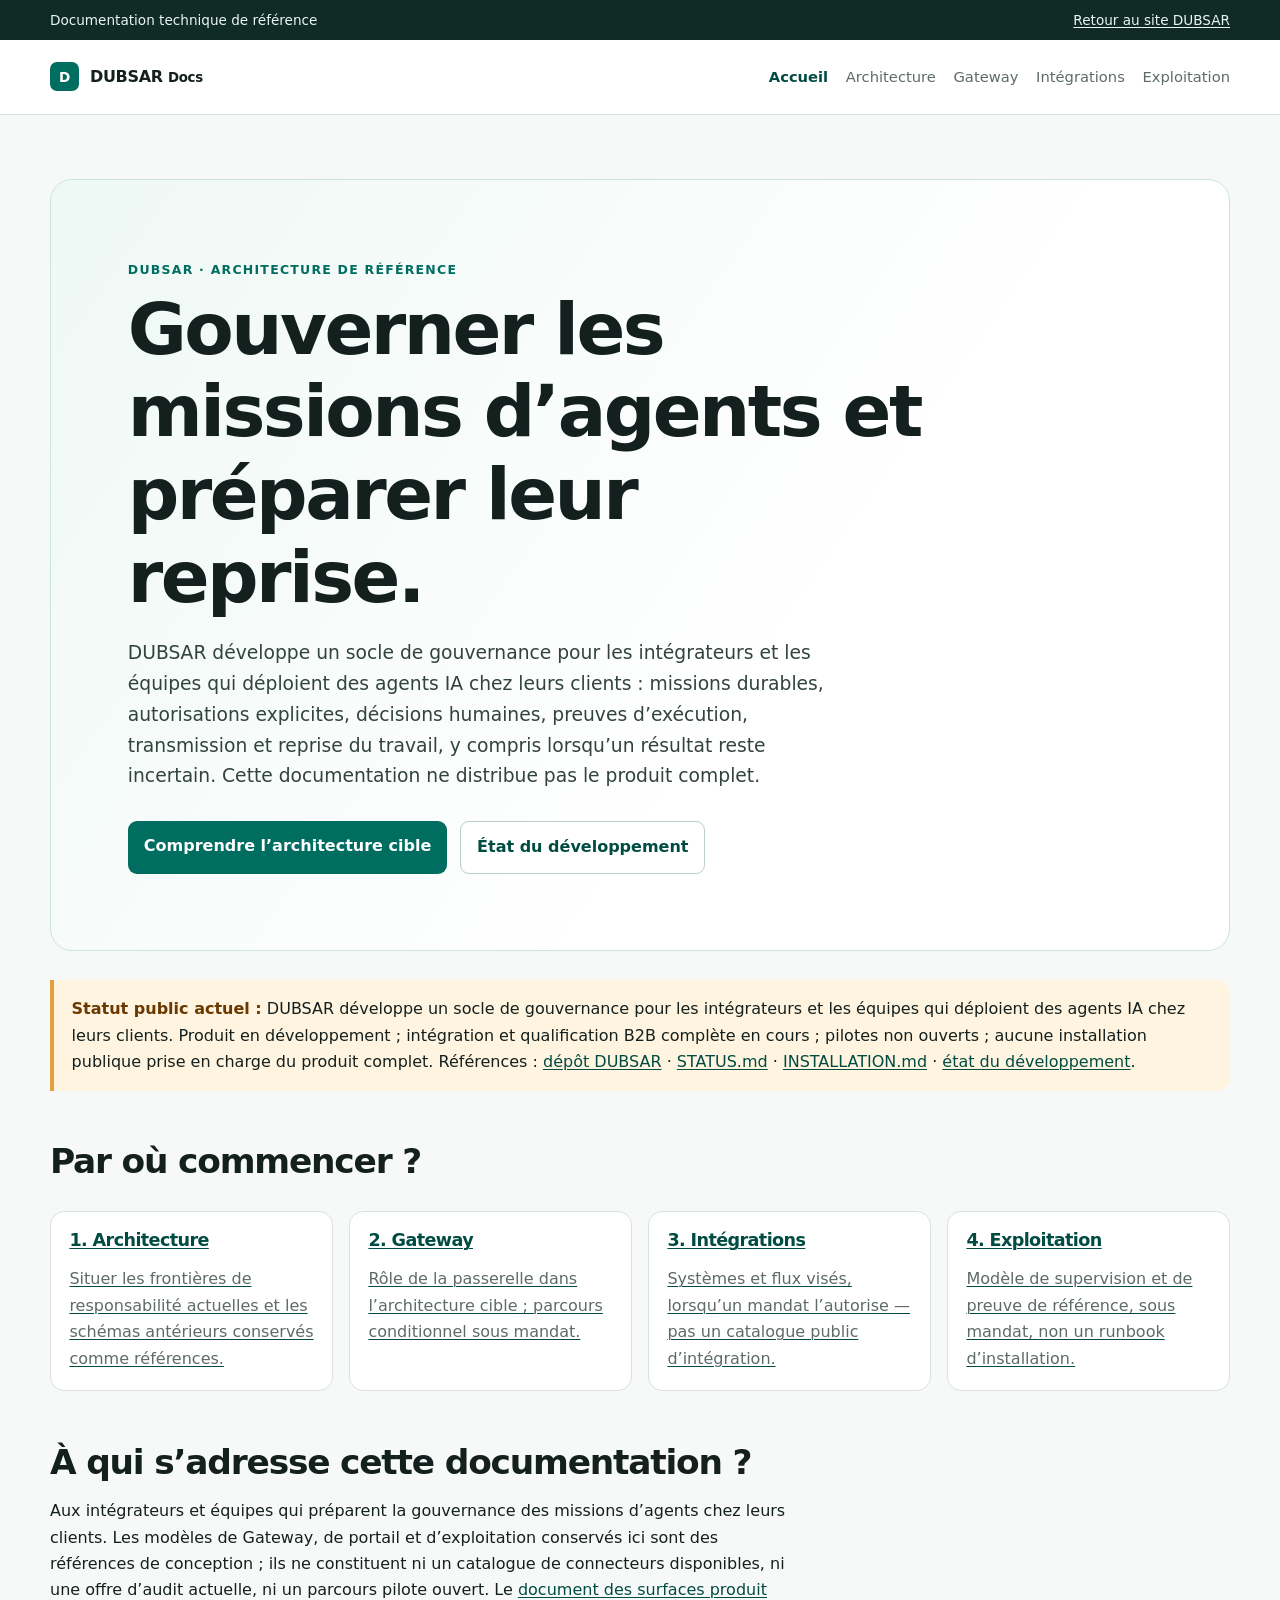
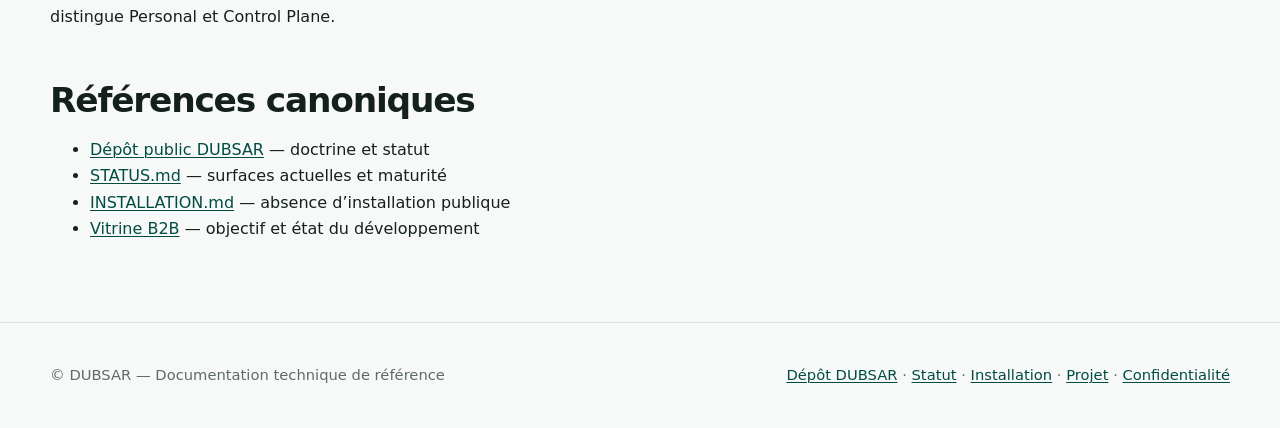
<file: index.html>
<!doctype html>
<html lang="fr">
  <head>
    <meta charset="utf-8" />
    <meta name="viewport" content="width=device-width, initial-scale=1" />
    <meta name="description" content="Documentation de référence DUBSAR pour les intégrateurs : missions durables, autorisations, décisions humaines et preuves. Produit en développement." />
    <meta property="og:title" content="Documentation technique — DUBSAR" />
    <meta property="og:description" content="Socle de gouvernance B2B en développement. Qualification complète en cours ; pilotes non ouverts." />
    <title>Documentation technique — DUBSAR</title>
    <link rel="stylesheet" href="assets/style.css" />
  </head>
  <body data-page="home">
    <div class="topbar"><div class="shell"><span>Documentation technique de référence</span><a href="https://dubsar.ai/fr/">Retour au site DUBSAR</a></div></div>
    <header><div class="shell header-inner"><a class="brand" href="index.html"><span class="brand-mark">D</span><span>DUBSAR <small>Docs</small></span></a><nav aria-label="Documentation"><a data-page-link="home" href="index.html">Accueil</a><a data-page-link="architecture" href="architecture.html">Architecture</a><a data-page-link="gateway" href="gateway.html">Gateway</a><a data-page-link="integrations" href="integrations.html">Intégrations</a><a data-page-link="operations" href="operations.html">Exploitation</a></nav></div></header>
    <main class="shell">
      <section class="hero">
        <span class="eyebrow">DUBSAR · architecture de référence</span>
        <h1>Gouverner les missions d’agents et préparer leur reprise.</h1>
        <p class="lead">DUBSAR développe un socle de gouvernance pour les intégrateurs et les équipes qui déploient des agents IA chez leurs clients : missions durables, autorisations explicites, décisions humaines, preuves d’exécution, transmission et reprise du travail, y compris lorsqu’un résultat reste incertain. Cette documentation ne distribue pas le produit complet.</p>
        <div class="actions"><a class="button" href="architecture.html">Comprendre l’architecture cible</a><a class="button secondary" href="https://dubsar.ai/fr/#maturite">État du développement</a></div>
      </section>

      <div class="notice" role="status"><strong>Statut public actuel :</strong> DUBSAR développe un socle de gouvernance pour les intégrateurs et les équipes qui déploient des agents IA chez leurs clients. Produit en développement ; intégration et qualification B2B complète en cours ; pilotes non ouverts ; aucune installation publique prise en charge du produit complet. Références : <a href="https://github.com/kotnisofiane-bit/DUBSAR">dépôt DUBSAR</a> · <a href="https://github.com/kotnisofiane-bit/DUBSAR/blob/main/STATUS.md">STATUS.md</a> · <a href="https://github.com/kotnisofiane-bit/DUBSAR/blob/main/INSTALLATION.md">INSTALLATION.md</a> · <a href="https://dubsar.ai/fr/#maturite">état du développement</a>.</div>

      <h2>Par où commencer ?</h2>
      <div class="cards">
        <a class="card" href="architecture.html"><h3>1. Architecture</h3><p>Situer les frontières de responsabilité actuelles et les schémas antérieurs conservés comme références.</p></a>
        <a class="card" href="gateway.html"><h3>2. Gateway</h3><p>Rôle de la passerelle dans l’architecture cible ; parcours conditionnel sous mandat.</p></a>
        <a class="card" href="integrations.html"><h3>3. Intégrations</h3><p>Systèmes et flux visés, lorsqu’un mandat l’autorise — pas un catalogue public d’intégration.</p></a>
        <a class="card" href="operations.html"><h3>4. Exploitation</h3><p>Modèle de supervision et de preuve de référence, sous mandat, non un runbook d’installation.</p></a>
      </div>

      <h2>À qui s’adresse cette documentation ?</h2>
      <p>Aux intégrateurs et équipes qui préparent la gouvernance des missions d’agents chez leurs clients. Les modèles de Gateway, de portail et d’exploitation conservés ici sont des références de conception ; ils ne constituent ni un catalogue de connecteurs disponibles, ni une offre d’audit actuelle, ni un parcours pilote ouvert. Le <a href="https://github.com/kotnisofiane-bit/DUBSAR/blob/main/PRODUCT_SURFACES.md">document des surfaces produit</a> distingue Personal et Control Plane.</p>

      <h2>Références canoniques</h2>
      <ul>
        <li><a href="https://github.com/kotnisofiane-bit/DUBSAR">Dépôt public DUBSAR</a> — doctrine et statut</li>
        <li><a href="https://github.com/kotnisofiane-bit/DUBSAR/blob/main/STATUS.md">STATUS.md</a> — surfaces actuelles et maturité</li>
        <li><a href="https://github.com/kotnisofiane-bit/DUBSAR/blob/main/INSTALLATION.md">INSTALLATION.md</a> — absence d’installation publique</li>
        <li><a href="https://dubsar.ai/fr/">Vitrine B2B</a> — objectif et état du développement</li>
      </ul>
    </main>
    <footer><div class="shell"><span>© DUBSAR — Documentation technique de référence</span><span><a href="https://github.com/kotnisofiane-bit/DUBSAR">Dépôt DUBSAR</a> · <a href="https://github.com/kotnisofiane-bit/DUBSAR/blob/main/STATUS.md">Statut</a> · <a href="https://github.com/kotnisofiane-bit/DUBSAR/blob/main/INSTALLATION.md">Installation</a> · <a href="https://dubsar.ai/fr/">Projet</a> · <a href="https://dubsar.ai/fr/privacy/">Confidentialité</a></span></div></footer>
    <script src="assets/site.js"></script>
  </body>
</html>
</file>
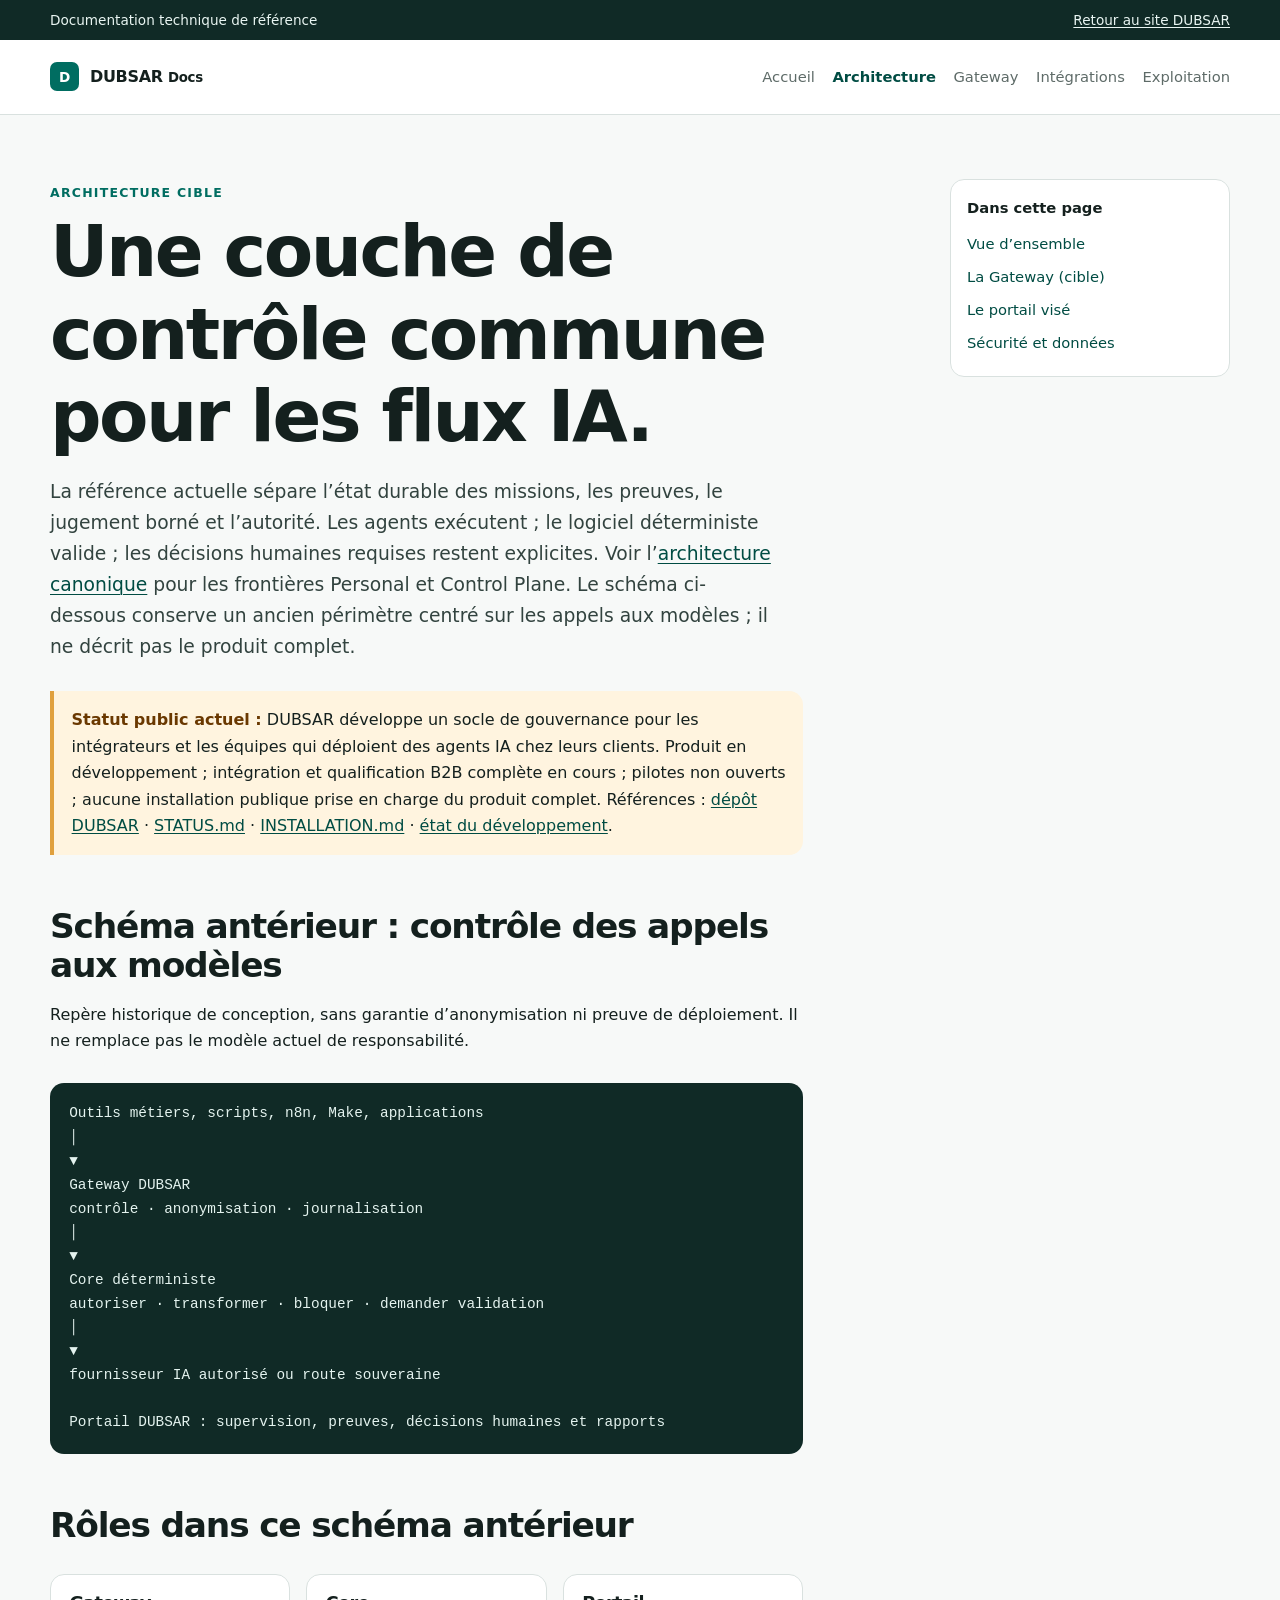
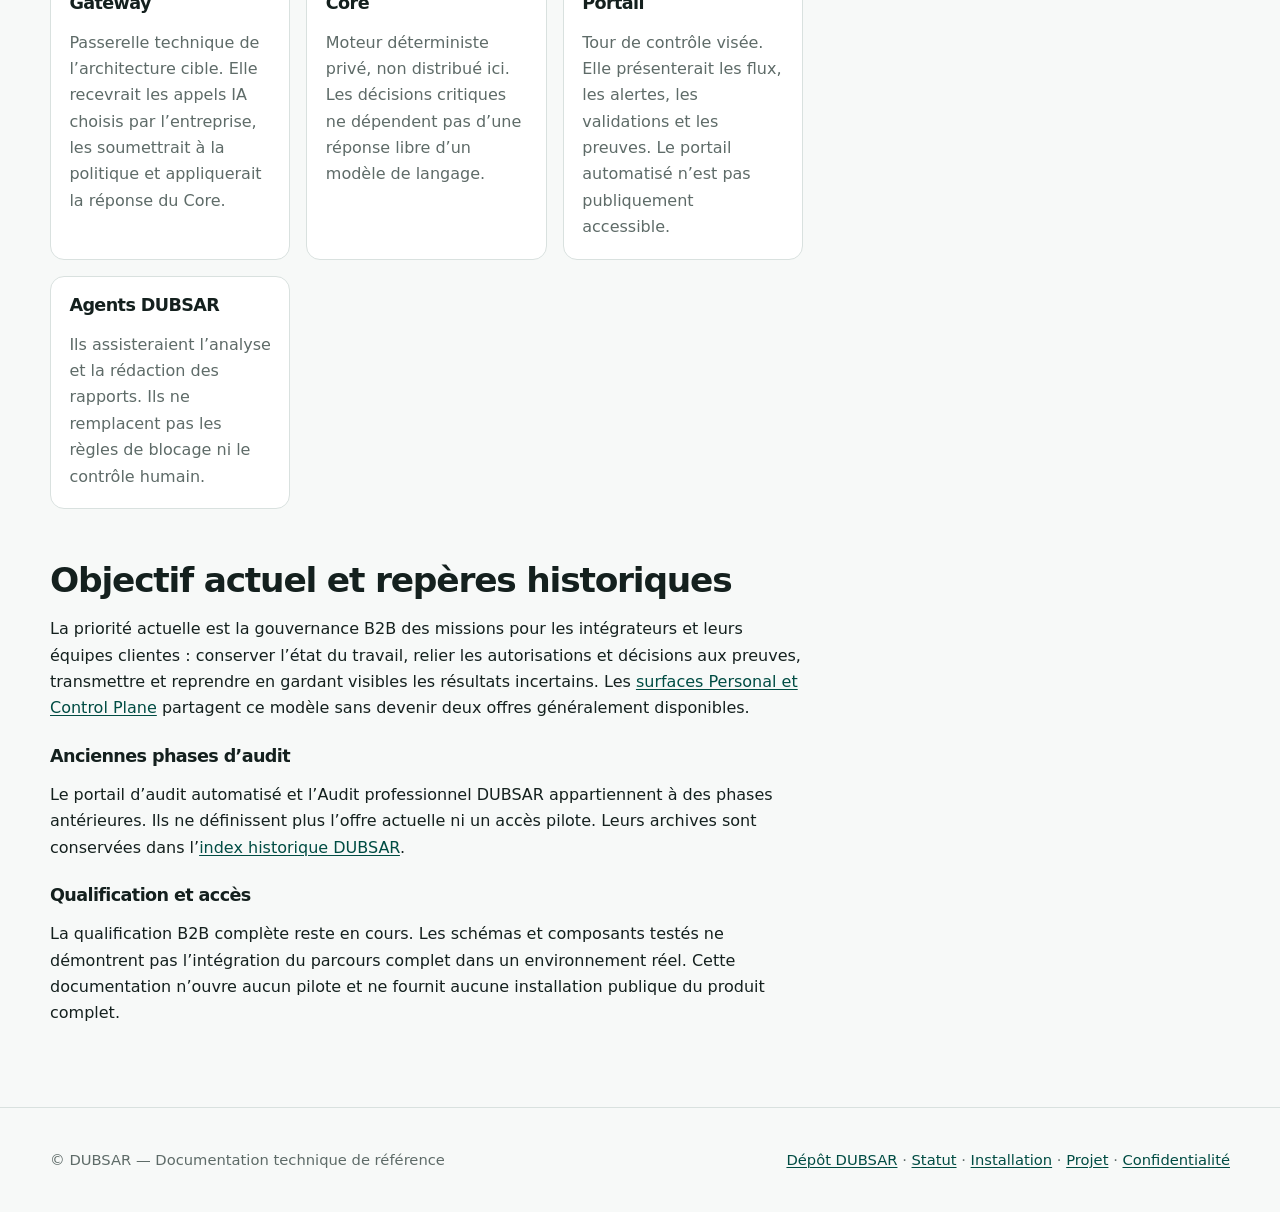
<file: architecture.html>
<!doctype html>
<html lang="fr">
  <head>
    <meta charset="utf-8" />
    <meta name="viewport" content="width=device-width, initial-scale=1" />
    <meta name="description" content="Architecture cible DUBSAR : portail, Gateway, Core et fournisseurs IA. Documentation de référence, pas une installation publique." />
    <title>Architecture — DUBSAR Docs</title>
    <link rel="stylesheet" href="assets/style.css" />
  </head>
  <body data-page="architecture">
    <div class="topbar"><div class="shell"><span>Documentation technique de référence</span><a href="https://dubsar.ai/fr/">Retour au site DUBSAR</a></div></div>
    <header><div class="shell header-inner"><a class="brand" href="index.html"><span class="brand-mark">D</span><span>DUBSAR <small>Docs</small></span></a><nav aria-label="Documentation"><a data-page-link="home" href="index.html">Accueil</a><a data-page-link="architecture" href="architecture.html">Architecture</a><a data-page-link="gateway" href="gateway.html">Gateway</a><a data-page-link="integrations" href="integrations.html">Intégrations</a><a data-page-link="operations" href="operations.html">Exploitation</a></nav></div></header>
    <main class="shell grid"><article class="content">
      <span class="eyebrow">Architecture cible</span>
      <h1>Une couche de contrôle commune pour les flux IA.</h1>
      <p class="lead">La référence actuelle sépare l’état durable des missions, les preuves, le jugement borné et l’autorité. Les agents exécutent ; le logiciel déterministe valide ; les décisions humaines requises restent explicites. Voir l’<a href="https://github.com/kotnisofiane-bit/DUBSAR/blob/main/ARCHITECTURE.md">architecture canonique</a> pour les frontières Personal et Control Plane. Le schéma ci-dessous conserve un ancien périmètre centré sur les appels aux modèles ; il ne décrit pas le produit complet.</p>
      <div class="notice" role="status"><strong>Statut public actuel :</strong> DUBSAR développe un socle de gouvernance pour les intégrateurs et les équipes qui déploient des agents IA chez leurs clients. Produit en développement ; intégration et qualification B2B complète en cours ; pilotes non ouverts ; aucune installation publique prise en charge du produit complet. Références : <a href="https://github.com/kotnisofiane-bit/DUBSAR">dépôt DUBSAR</a> · <a href="https://github.com/kotnisofiane-bit/DUBSAR/blob/main/STATUS.md">STATUS.md</a> · <a href="https://github.com/kotnisofiane-bit/DUBSAR/blob/main/INSTALLATION.md">INSTALLATION.md</a> · <a href="https://dubsar.ai/fr/#maturite">état du développement</a>.</div>
      <h2>Schéma antérieur : contrôle des appels aux modèles</h2>
      <p>Repère historique de conception, sans garantie d’anonymisation ni preuve de déploiement. Il ne remplace pas le modèle actuel de responsabilité.</p>
      <div class="diagram">Outils métiers, scripts, n8n, Make, applications<br>                    │<br>                    ▼<br>              Gateway DUBSAR<br>     contrôle · anonymisation · journalisation<br>                    │<br>                    ▼<br>              Core déterministe<br>     autoriser · transformer · bloquer · demander validation<br>                    │<br>                    ▼<br>     fournisseur IA autorisé ou route souveraine<br><br>Portail DUBSAR : supervision, preuves, décisions humaines et rapports</div>
      <h2>Rôles dans ce schéma antérieur</h2>
      <div class="cards"><div class="card"><h3>Gateway</h3><p>Passerelle technique de l’architecture cible. Elle recevrait les appels IA choisis par l’entreprise, les soumettrait à la politique et appliquerait la réponse du Core.</p></div><div class="card"><h3>Core</h3><p>Moteur déterministe privé, non distribué ici. Les décisions critiques ne dépendent pas d’une réponse libre d’un modèle de langage.</p></div><div class="card"><h3>Portail</h3><p>Tour de contrôle visée. Elle présenterait les flux, les alertes, les validations et les preuves. Le portail automatisé n’est pas publiquement accessible.</p></div><div class="card"><h3>Agents DUBSAR</h3><p>Ils assisteraient l’analyse et la rédaction des rapports. Ils ne remplacent pas les règles de blocage ni le contrôle humain.</p></div></div>
      <h2>Objectif actuel et repères historiques</h2>
      <p>La priorité actuelle est la gouvernance B2B des missions pour les intégrateurs et leurs équipes clientes : conserver l’état du travail, relier les autorisations et décisions aux preuves, transmettre et reprendre en gardant visibles les résultats incertains. Les <a href="https://github.com/kotnisofiane-bit/DUBSAR/blob/main/PRODUCT_SURFACES.md">surfaces Personal et Control Plane</a> partagent ce modèle sans devenir deux offres généralement disponibles.</p>
      <h3>Anciennes phases d’audit</h3>
      <p>Le portail d’audit automatisé et l’Audit professionnel DUBSAR appartiennent à des phases antérieures. Ils ne définissent plus l’offre actuelle ni un accès pilote. Leurs archives sont conservées dans l’<a href="https://github.com/kotnisofiane-bit/DUBSAR/blob/main/LEGACY.md">index historique DUBSAR</a>.</p>
      <h3>Qualification et accès</h3>
      <p>La qualification B2B complète reste en cours. Les schémas et composants testés ne démontrent pas l’intégration du parcours complet dans un environnement réel. Cette documentation n’ouvre aucun pilote et ne fournit aucune installation publique du produit complet.</p>
    </article><aside class="sidebar"><b>Dans cette page</b><a href="#">Vue d’ensemble</a><a href="gateway.html">La Gateway (cible)</a><a href="portal.html">Le portail visé</a><a href="securite.html">Sécurité et données</a></aside></main>
    <footer><div class="shell"><span>© DUBSAR — Documentation technique de référence</span><span><a href="https://github.com/kotnisofiane-bit/DUBSAR">Dépôt DUBSAR</a> · <a href="https://github.com/kotnisofiane-bit/DUBSAR/blob/main/STATUS.md">Statut</a> · <a href="https://github.com/kotnisofiane-bit/DUBSAR/blob/main/INSTALLATION.md">Installation</a> · <a href="https://dubsar.ai/fr/">Projet</a> · <a href="https://dubsar.ai/fr/privacy/">Confidentialité</a></span></div></footer>
    <script src="assets/site.js"></script>
  </body>
</html>
</file>
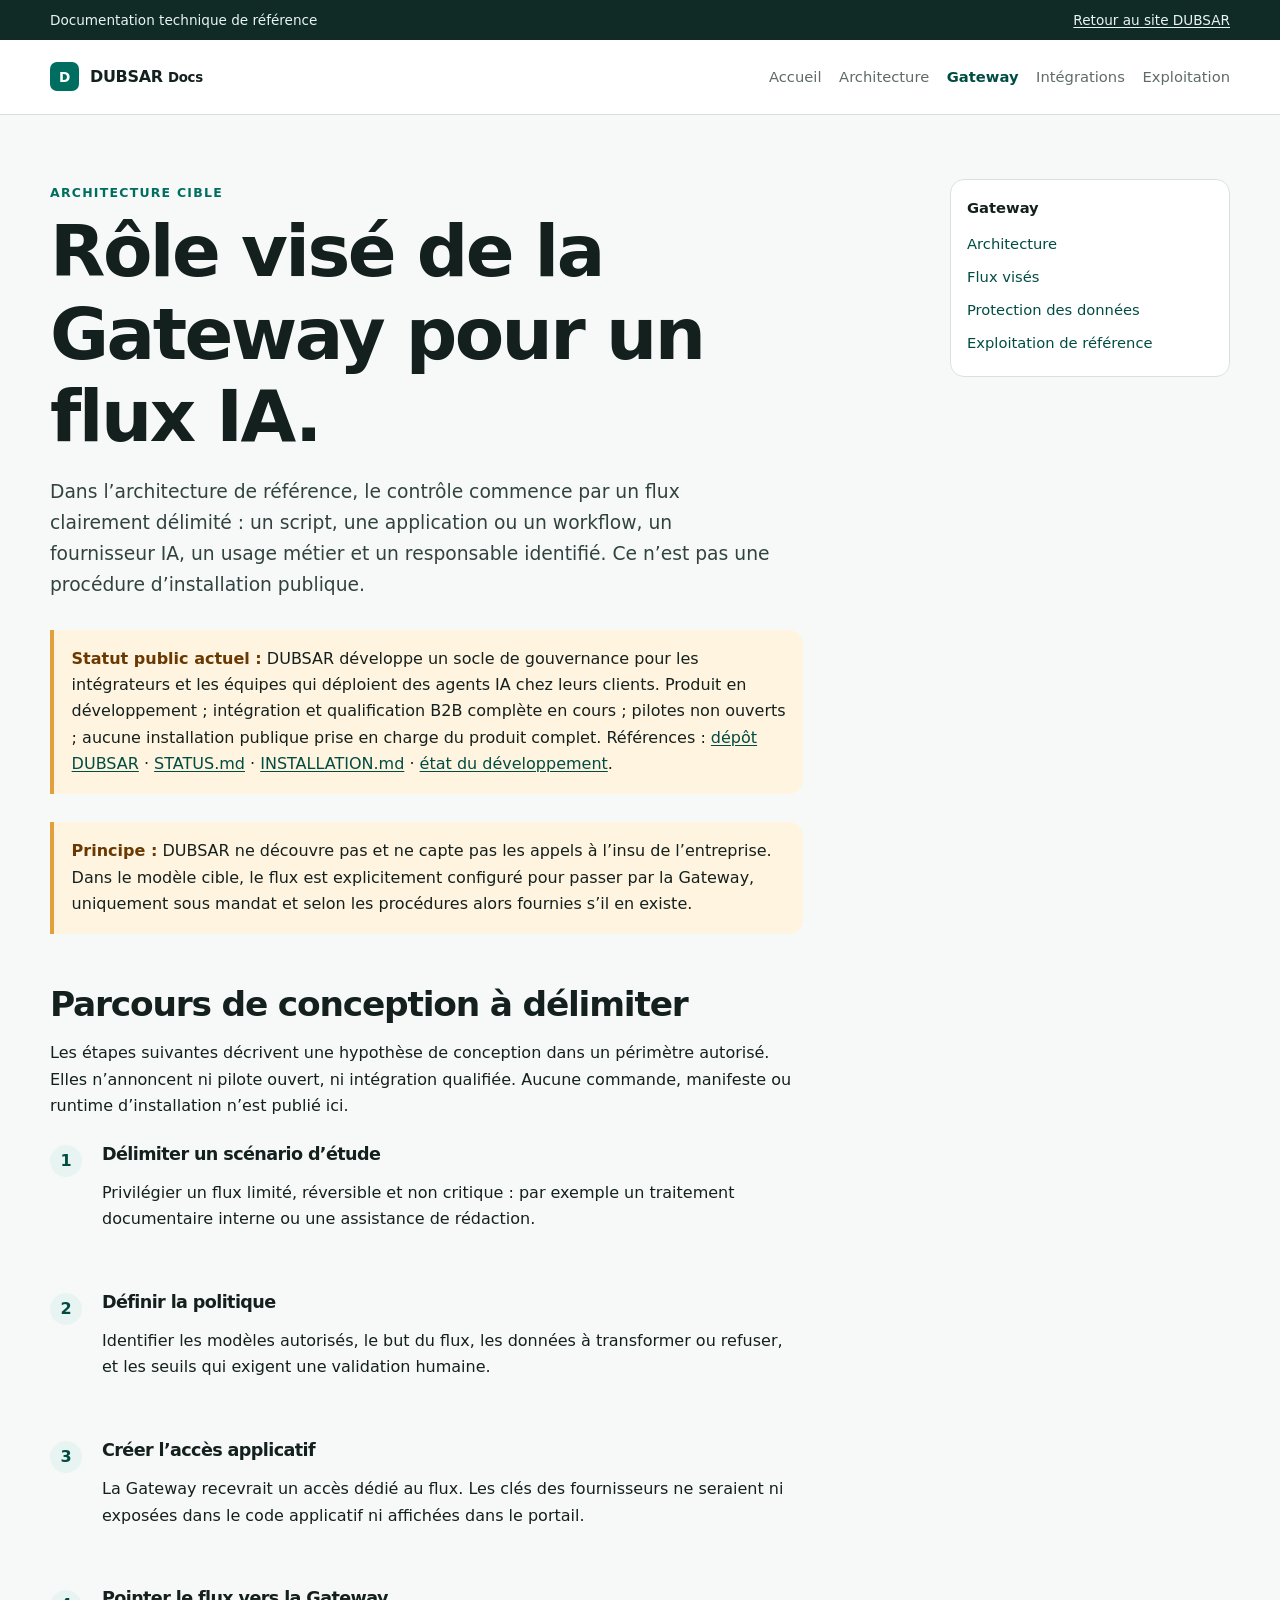
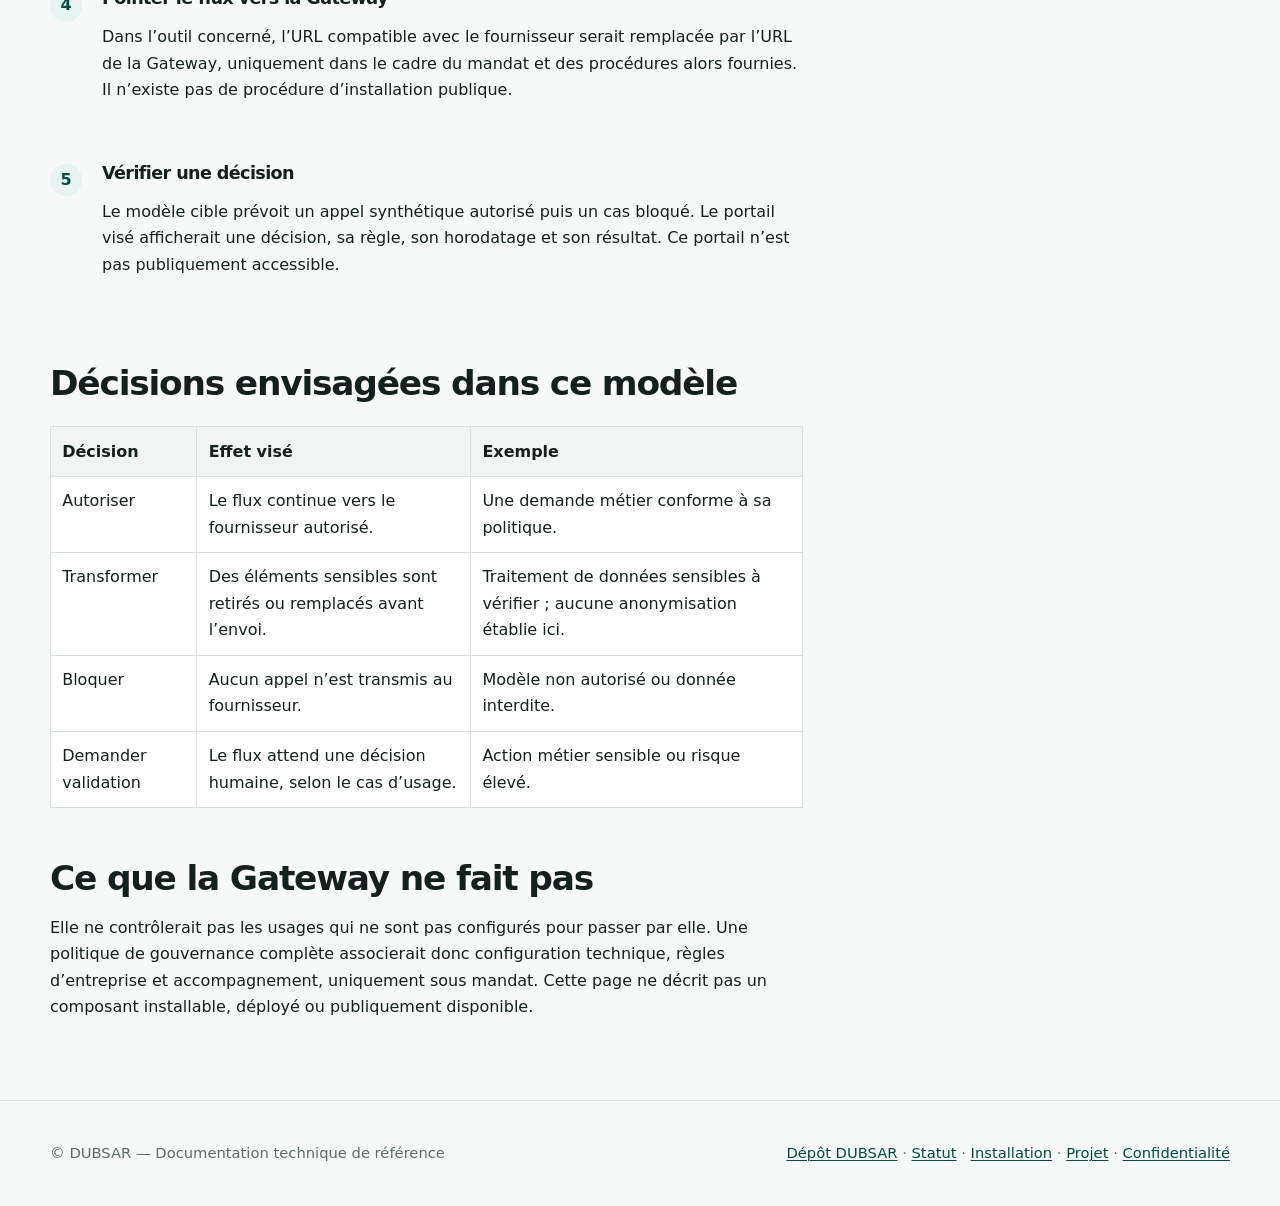
<file: gateway.html>
<!doctype html>
<html lang="fr">
  <head>
    <meta charset="utf-8" />
    <meta name="viewport" content="width=device-width, initial-scale=1" />
    <meta name="description" content="Gateway DUBSAR : architecture cible et parcours conditionnel sous mandat. Aucune installation publique prise en charge." />
    <title>Gateway — DUBSAR Docs</title>
    <link rel="stylesheet" href="assets/style.css" />
  </head>
  <body data-page="gateway">
    <div class="topbar"><div class="shell"><span>Documentation technique de référence</span><a href="https://dubsar.ai/fr/">Retour au site DUBSAR</a></div></div>
    <header><div class="shell header-inner"><a class="brand" href="index.html"><span class="brand-mark">D</span><span>DUBSAR <small>Docs</small></span></a><nav aria-label="Documentation"><a data-page-link="home" href="index.html">Accueil</a><a data-page-link="architecture" href="architecture.html">Architecture</a><a data-page-link="gateway" href="gateway.html">Gateway</a><a data-page-link="integrations" href="integrations.html">Intégrations</a><a data-page-link="operations" href="operations.html">Exploitation</a></nav></div></header>
    <main class="shell grid"><article class="content">
      <span class="eyebrow">Architecture cible</span>
      <h1>Rôle visé de la Gateway pour un flux IA.</h1>
      <p class="lead">Dans l’architecture de référence, le contrôle commence par un flux clairement délimité : un script, une application ou un workflow, un fournisseur IA, un usage métier et un responsable identifié. Ce n’est pas une procédure d’installation publique.</p>
      <div class="notice" role="status"><strong>Statut public actuel :</strong> DUBSAR développe un socle de gouvernance pour les intégrateurs et les équipes qui déploient des agents IA chez leurs clients. Produit en développement ; intégration et qualification B2B complète en cours ; pilotes non ouverts ; aucune installation publique prise en charge du produit complet. Références : <a href="https://github.com/kotnisofiane-bit/DUBSAR">dépôt DUBSAR</a> · <a href="https://github.com/kotnisofiane-bit/DUBSAR/blob/main/STATUS.md">STATUS.md</a> · <a href="https://github.com/kotnisofiane-bit/DUBSAR/blob/main/INSTALLATION.md">INSTALLATION.md</a> · <a href="https://dubsar.ai/fr/#maturite">état du développement</a>.</div>
      <div class="notice"><strong>Principe :</strong> DUBSAR ne découvre pas et ne capte pas les appels à l’insu de l’entreprise. Dans le modèle cible, le flux est explicitement configuré pour passer par la Gateway, uniquement sous mandat et selon les procédures alors fournies s’il en existe.</div>
      <h2>Parcours de conception à délimiter</h2>
      <p>Les étapes suivantes décrivent une hypothèse de conception dans un périmètre autorisé. Elles n’annoncent ni pilote ouvert, ni intégration qualifiée. Aucune commande, manifeste ou runtime d’installation n’est publié ici.</p>
      <ol class="steps"><li><h3>Délimiter un scénario d’étude</h3><p>Privilégier un flux limité, réversible et non critique : par exemple un traitement documentaire interne ou une assistance de rédaction.</p></li><li><h3>Définir la politique</h3><p>Identifier les modèles autorisés, le but du flux, les données à transformer ou refuser, et les seuils qui exigent une validation humaine.</p></li><li><h3>Créer l’accès applicatif</h3><p>La Gateway recevrait un accès dédié au flux. Les clés des fournisseurs ne seraient ni exposées dans le code applicatif ni affichées dans le portail.</p></li><li><h3>Pointer le flux vers la Gateway</h3><p>Dans l’outil concerné, l’URL compatible avec le fournisseur serait remplacée par l’URL de la Gateway, uniquement dans le cadre du mandat et des procédures alors fournies. Il n’existe pas de procédure d’installation publique.</p></li><li><h3>Vérifier une décision</h3><p>Le modèle cible prévoit un appel synthétique autorisé puis un cas bloqué. Le portail visé afficherait une décision, sa règle, son horodatage et son résultat. Ce portail n’est pas publiquement accessible.</p></li></ol>
      <h2>Décisions envisagées dans ce modèle</h2>
      <table><thead><tr><th>Décision</th><th>Effet visé</th><th>Exemple</th></tr></thead><tbody><tr><td>Autoriser</td><td>Le flux continue vers le fournisseur autorisé.</td><td>Une demande métier conforme à sa politique.</td></tr><tr><td>Transformer</td><td>Des éléments sensibles sont retirés ou remplacés avant l’envoi.</td><td>Traitement de données sensibles à vérifier ; aucune anonymisation établie ici.</td></tr><tr><td>Bloquer</td><td>Aucun appel n’est transmis au fournisseur.</td><td>Modèle non autorisé ou donnée interdite.</td></tr><tr><td>Demander validation</td><td>Le flux attend une décision humaine, selon le cas d’usage.</td><td>Action métier sensible ou risque élevé.</td></tr></tbody></table>
      <h2>Ce que la Gateway ne fait pas</h2>
      <p>Elle ne contrôlerait pas les usages qui ne sont pas configurés pour passer par elle. Une politique de gouvernance complète associerait donc configuration technique, règles d’entreprise et accompagnement, uniquement sous mandat. Cette page ne décrit pas un composant installable, déployé ou publiquement disponible.</p>
    </article><aside class="sidebar"><b>Gateway</b><a href="architecture.html">Architecture</a><a href="integrations.html">Flux visés</a><a href="securite.html">Protection des données</a><a href="operations.html">Exploitation de référence</a></aside></main>
    <footer><div class="shell"><span>© DUBSAR — Documentation technique de référence</span><span><a href="https://github.com/kotnisofiane-bit/DUBSAR">Dépôt DUBSAR</a> · <a href="https://github.com/kotnisofiane-bit/DUBSAR/blob/main/STATUS.md">Statut</a> · <a href="https://github.com/kotnisofiane-bit/DUBSAR/blob/main/INSTALLATION.md">Installation</a> · <a href="https://dubsar.ai/fr/">Projet</a> · <a href="https://dubsar.ai/fr/privacy/">Confidentialité</a></span></div></footer>
    <script src="assets/site.js"></script>
  </body>
</html>
</file>
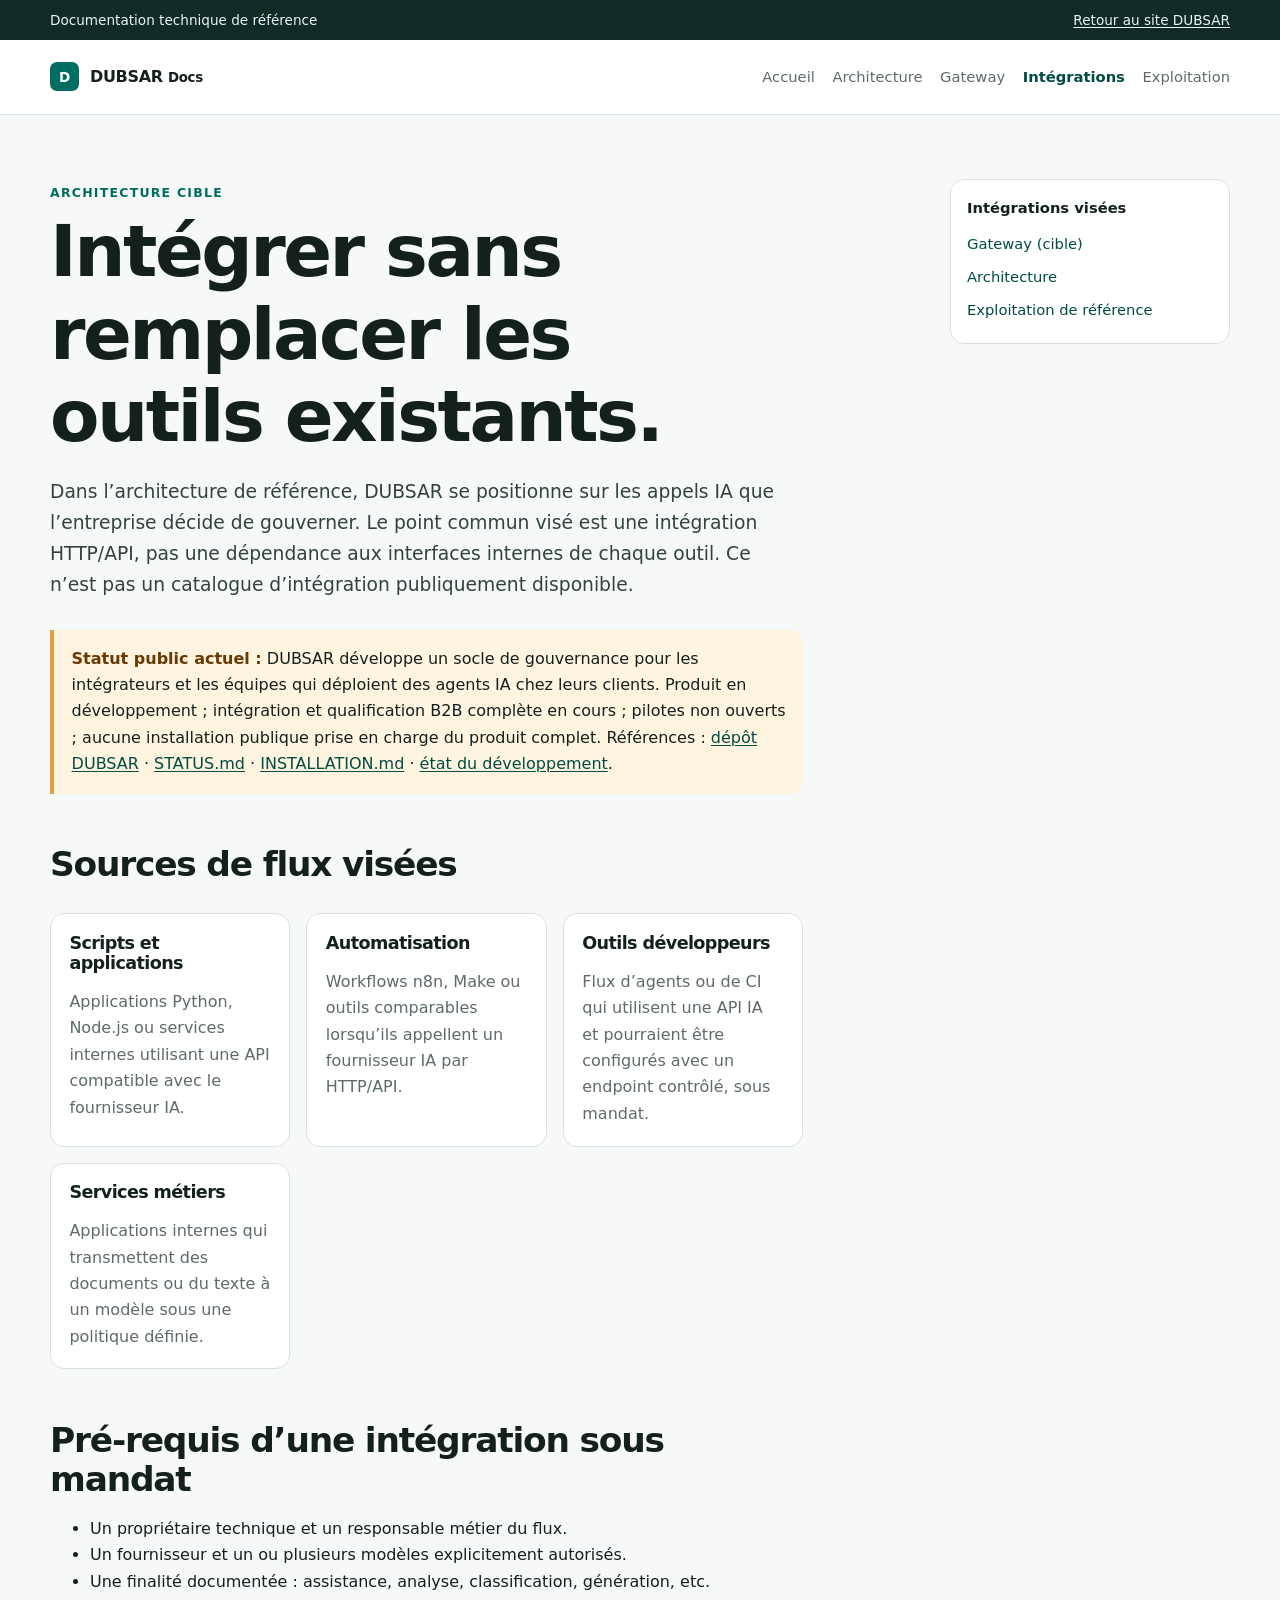
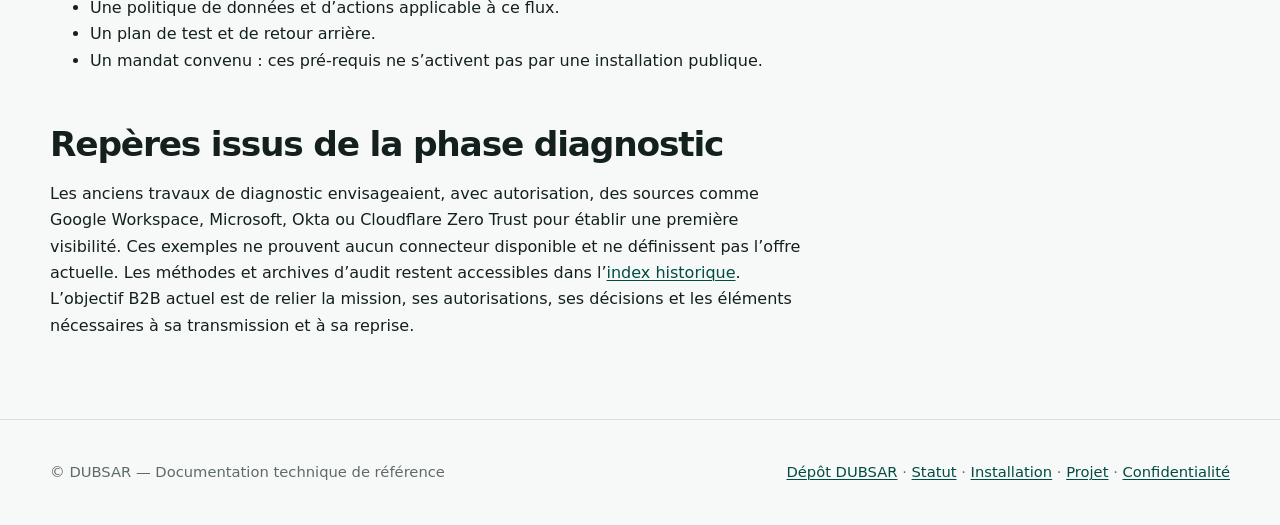
<file: integrations.html>
<!doctype html>
<html lang="fr">
  <head>
    <meta charset="utf-8" />
    <meta name="viewport" content="width=device-width, initial-scale=1" />
    <meta name="description" content="Intégrations visées DUBSAR : flux API, scripts et automatisation sous mandat. Pas un parcours d’intégration public." />
    <title>Intégrations — DUBSAR Docs</title>
    <link rel="stylesheet" href="assets/style.css" />
  </head>
  <body data-page="integrations">
    <div class="topbar"><div class="shell"><span>Documentation technique de référence</span><a href="https://dubsar.ai/fr/">Retour au site DUBSAR</a></div></div>
    <header><div class="shell header-inner"><a class="brand" href="index.html"><span class="brand-mark">D</span><span>DUBSAR <small>Docs</small></span></a><nav aria-label="Documentation"><a data-page-link="home" href="index.html">Accueil</a><a data-page-link="architecture" href="architecture.html">Architecture</a><a data-page-link="gateway" href="gateway.html">Gateway</a><a data-page-link="integrations" href="integrations.html">Intégrations</a><a data-page-link="operations" href="operations.html">Exploitation</a></nav></div></header>
    <main class="shell grid"><article class="content">
      <span class="eyebrow">Architecture cible</span>
      <h1>Intégrer sans remplacer les outils existants.</h1>
      <p class="lead">Dans l’architecture de référence, DUBSAR se positionne sur les appels IA que l’entreprise décide de gouverner. Le point commun visé est une intégration HTTP/API, pas une dépendance aux interfaces internes de chaque outil. Ce n’est pas un catalogue d’intégration publiquement disponible.</p>
      <div class="notice" role="status"><strong>Statut public actuel :</strong> DUBSAR développe un socle de gouvernance pour les intégrateurs et les équipes qui déploient des agents IA chez leurs clients. Produit en développement ; intégration et qualification B2B complète en cours ; pilotes non ouverts ; aucune installation publique prise en charge du produit complet. Références : <a href="https://github.com/kotnisofiane-bit/DUBSAR">dépôt DUBSAR</a> · <a href="https://github.com/kotnisofiane-bit/DUBSAR/blob/main/STATUS.md">STATUS.md</a> · <a href="https://github.com/kotnisofiane-bit/DUBSAR/blob/main/INSTALLATION.md">INSTALLATION.md</a> · <a href="https://dubsar.ai/fr/#maturite">état du développement</a>.</div>
      <h2>Sources de flux visées</h2>
      <div class="cards"><div class="card"><h3>Scripts et applications</h3><p>Applications Python, Node.js ou services internes utilisant une API compatible avec le fournisseur IA.</p></div><div class="card"><h3>Automatisation</h3><p>Workflows n8n, Make ou outils comparables lorsqu’ils appellent un fournisseur IA par HTTP/API.</p></div><div class="card"><h3>Outils développeurs</h3><p>Flux d’agents ou de CI qui utilisent une API IA et pourraient être configurés avec un endpoint contrôlé, sous mandat.</p></div><div class="card"><h3>Services métiers</h3><p>Applications internes qui transmettent des documents ou du texte à un modèle sous une politique définie.</p></div></div>
      <h2>Pré-requis d’une intégration sous mandat</h2>
      <ul><li>Un propriétaire technique et un responsable métier du flux.</li><li>Un fournisseur et un ou plusieurs modèles explicitement autorisés.</li><li>Une finalité documentée : assistance, analyse, classification, génération, etc.</li><li>Une politique de données et d’actions applicable à ce flux.</li><li>Un plan de test et de retour arrière.</li><li>Un mandat convenu : ces pré-requis ne s’activent pas par une installation publique.</li></ul>
      <h2>Repères issus de la phase diagnostic</h2>
      <p>Les anciens travaux de diagnostic envisageaient, avec autorisation, des sources comme Google Workspace, Microsoft, Okta ou Cloudflare Zero Trust pour établir une première visibilité. Ces exemples ne prouvent aucun connecteur disponible et ne définissent pas l’offre actuelle. Les méthodes et archives d’audit restent accessibles dans l’<a href="https://github.com/kotnisofiane-bit/DUBSAR/blob/main/LEGACY.md">index historique</a>. L’objectif B2B actuel est de relier la mission, ses autorisations, ses décisions et les éléments nécessaires à sa transmission et à sa reprise.</p>
    </article><aside class="sidebar"><b>Intégrations visées</b><a href="gateway.html">Gateway (cible)</a><a href="architecture.html">Architecture</a><a href="operations.html">Exploitation de référence</a></aside></main>
    <footer><div class="shell"><span>© DUBSAR — Documentation technique de référence</span><span><a href="https://github.com/kotnisofiane-bit/DUBSAR">Dépôt DUBSAR</a> · <a href="https://github.com/kotnisofiane-bit/DUBSAR/blob/main/STATUS.md">Statut</a> · <a href="https://github.com/kotnisofiane-bit/DUBSAR/blob/main/INSTALLATION.md">Installation</a> · <a href="https://dubsar.ai/fr/">Projet</a> · <a href="https://dubsar.ai/fr/privacy/">Confidentialité</a></span></div></footer>
    <script src="assets/site.js"></script>
  </body>
</html>
</file>
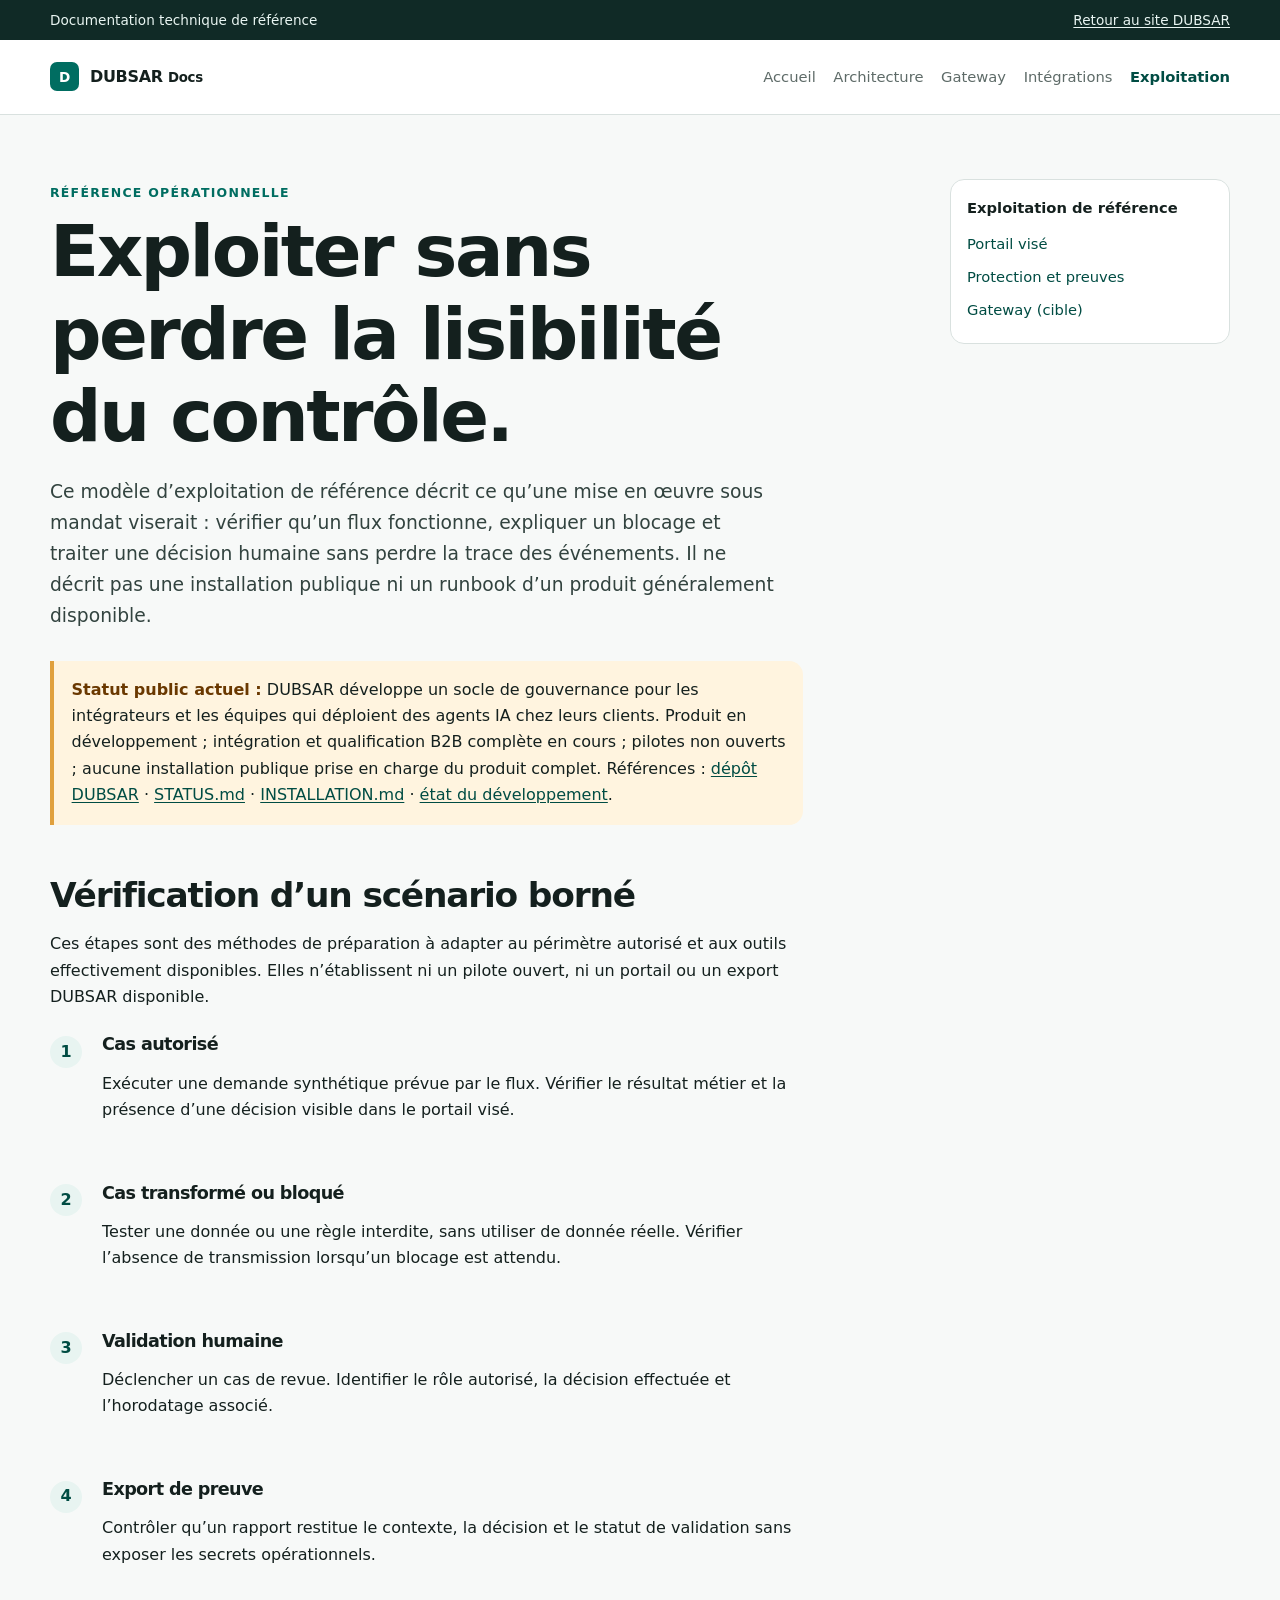
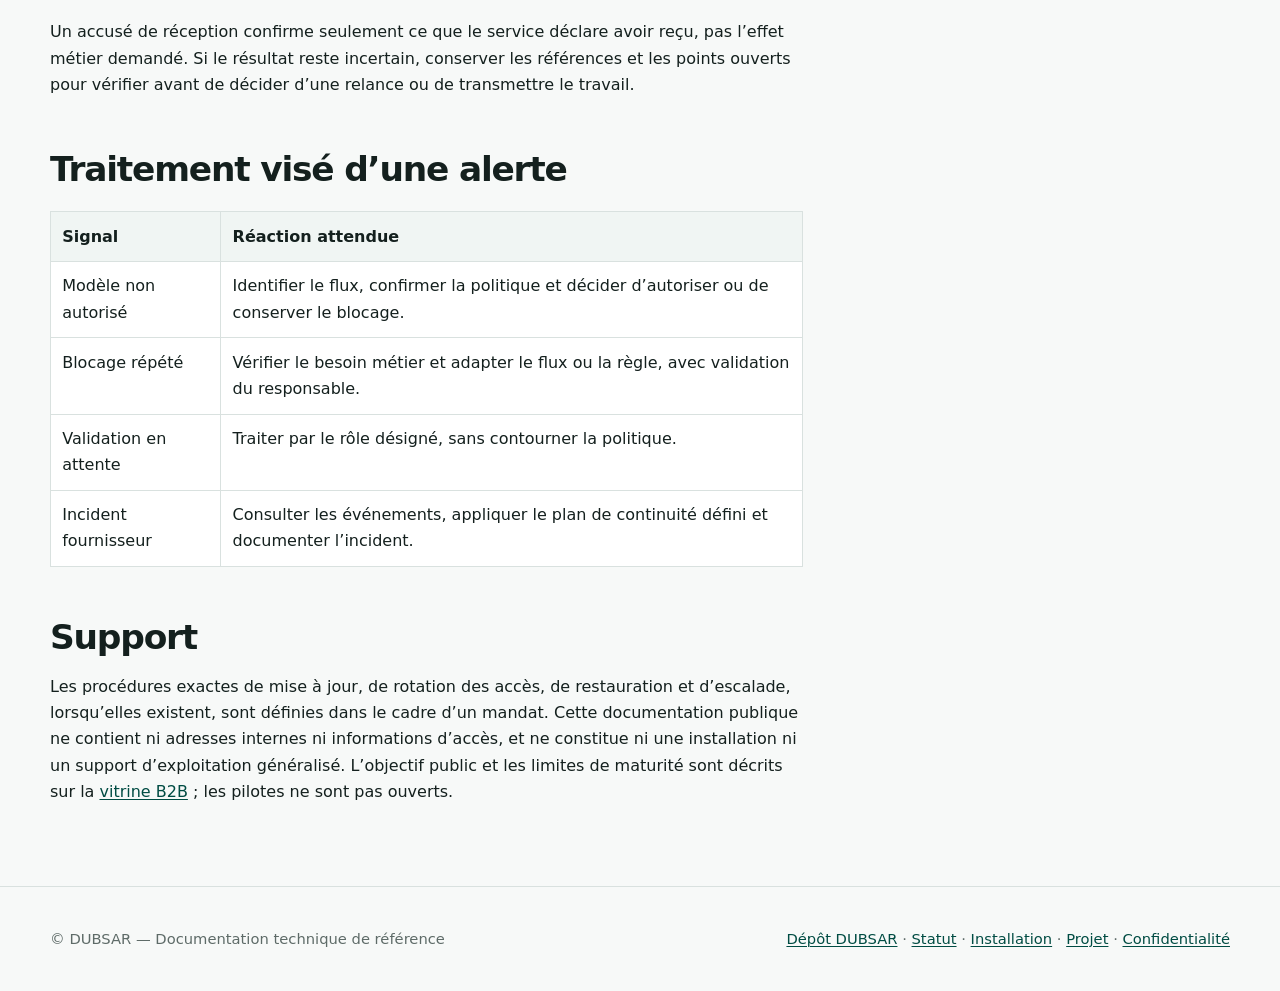
<file: operations.html>
<!doctype html>
<html lang="fr">
  <head>
    <meta charset="utf-8" />
    <meta name="viewport" content="width=device-width, initial-scale=1" />
    <meta name="description" content="Exploitation de référence DUBSAR : vérifications, alertes et preuves sous mandat. Pas un runbook d’installation publique." />
    <title>Exploitation — DUBSAR Docs</title>
    <link rel="stylesheet" href="assets/style.css" />
  </head>
  <body data-page="operations">
    <div class="topbar"><div class="shell"><span>Documentation technique de référence</span><a href="https://dubsar.ai/fr/">Retour au site DUBSAR</a></div></div>
    <header><div class="shell header-inner"><a class="brand" href="index.html"><span class="brand-mark">D</span><span>DUBSAR <small>Docs</small></span></a><nav aria-label="Documentation"><a data-page-link="home" href="index.html">Accueil</a><a data-page-link="architecture" href="architecture.html">Architecture</a><a data-page-link="gateway" href="gateway.html">Gateway</a><a data-page-link="integrations" href="integrations.html">Intégrations</a><a data-page-link="operations" href="operations.html">Exploitation</a></nav></div></header>
    <main class="shell grid"><article class="content">
      <span class="eyebrow">Référence opérationnelle</span>
      <h1>Exploiter sans perdre la lisibilité du contrôle.</h1>
      <p class="lead">Ce modèle d’exploitation de référence décrit ce qu’une mise en œuvre sous mandat viserait : vérifier qu’un flux fonctionne, expliquer un blocage et traiter une décision humaine sans perdre la trace des événements. Il ne décrit pas une installation publique ni un runbook d’un produit généralement disponible.</p>
      <div class="notice" role="status"><strong>Statut public actuel :</strong> DUBSAR développe un socle de gouvernance pour les intégrateurs et les équipes qui déploient des agents IA chez leurs clients. Produit en développement ; intégration et qualification B2B complète en cours ; pilotes non ouverts ; aucune installation publique prise en charge du produit complet. Références : <a href="https://github.com/kotnisofiane-bit/DUBSAR">dépôt DUBSAR</a> · <a href="https://github.com/kotnisofiane-bit/DUBSAR/blob/main/STATUS.md">STATUS.md</a> · <a href="https://github.com/kotnisofiane-bit/DUBSAR/blob/main/INSTALLATION.md">INSTALLATION.md</a> · <a href="https://dubsar.ai/fr/#maturite">état du développement</a>.</div>
      <h2>Vérification d’un scénario borné</h2>
      <p>Ces étapes sont des méthodes de préparation à adapter au périmètre autorisé et aux outils effectivement disponibles. Elles n’établissent ni un pilote ouvert, ni un portail ou un export DUBSAR disponible.</p>
      <ol class="steps"><li><h3>Cas autorisé</h3><p>Exécuter une demande synthétique prévue par le flux. Vérifier le résultat métier et la présence d’une décision visible dans le portail visé.</p></li><li><h3>Cas transformé ou bloqué</h3><p>Tester une donnée ou une règle interdite, sans utiliser de donnée réelle. Vérifier l’absence de transmission lorsqu’un blocage est attendu.</p></li><li><h3>Validation humaine</h3><p>Déclencher un cas de revue. Identifier le rôle autorisé, la décision effectuée et l’horodatage associé.</p></li><li><h3>Export de preuve</h3><p>Contrôler qu’un rapport restitue le contexte, la décision et le statut de validation sans exposer les secrets opérationnels.</p></li></ol>
      <p>Un accusé de réception confirme seulement ce que le service déclare avoir reçu, pas l’effet métier demandé. Si le résultat reste incertain, conserver les références et les points ouverts pour vérifier avant de décider d’une relance ou de transmettre le travail.</p>
      <h2>Traitement visé d’une alerte</h2>
      <table><thead><tr><th>Signal</th><th>Réaction attendue</th></tr></thead><tbody><tr><td>Modèle non autorisé</td><td>Identifier le flux, confirmer la politique et décider d’autoriser ou de conserver le blocage.</td></tr><tr><td>Blocage répété</td><td>Vérifier le besoin métier et adapter le flux ou la règle, avec validation du responsable.</td></tr><tr><td>Validation en attente</td><td>Traiter par le rôle désigné, sans contourner la politique.</td></tr><tr><td>Incident fournisseur</td><td>Consulter les événements, appliquer le plan de continuité défini et documenter l’incident.</td></tr></tbody></table>
      <h2>Support</h2>
      <p>Les procédures exactes de mise à jour, de rotation des accès, de restauration et d’escalade, lorsqu’elles existent, sont définies dans le cadre d’un mandat. Cette documentation publique ne contient ni adresses internes ni informations d’accès, et ne constitue ni une installation ni un support d’exploitation généralisé. L’objectif public et les limites de maturité sont décrits sur la <a href="https://dubsar.ai/fr/">vitrine B2B</a> ; les pilotes ne sont pas ouverts.</p>
    </article><aside class="sidebar"><b>Exploitation de référence</b><a href="portal.html">Portail visé</a><a href="securite.html">Protection et preuves</a><a href="gateway.html">Gateway (cible)</a></aside></main>
    <footer><div class="shell"><span>© DUBSAR — Documentation technique de référence</span><span><a href="https://github.com/kotnisofiane-bit/DUBSAR">Dépôt DUBSAR</a> · <a href="https://github.com/kotnisofiane-bit/DUBSAR/blob/main/STATUS.md">Statut</a> · <a href="https://github.com/kotnisofiane-bit/DUBSAR/blob/main/INSTALLATION.md">Installation</a> · <a href="https://dubsar.ai/fr/">Projet</a> · <a href="https://dubsar.ai/fr/privacy/">Confidentialité</a></span></div></footer>
    <script src="assets/site.js"></script>
  </body>
</html>
</file>
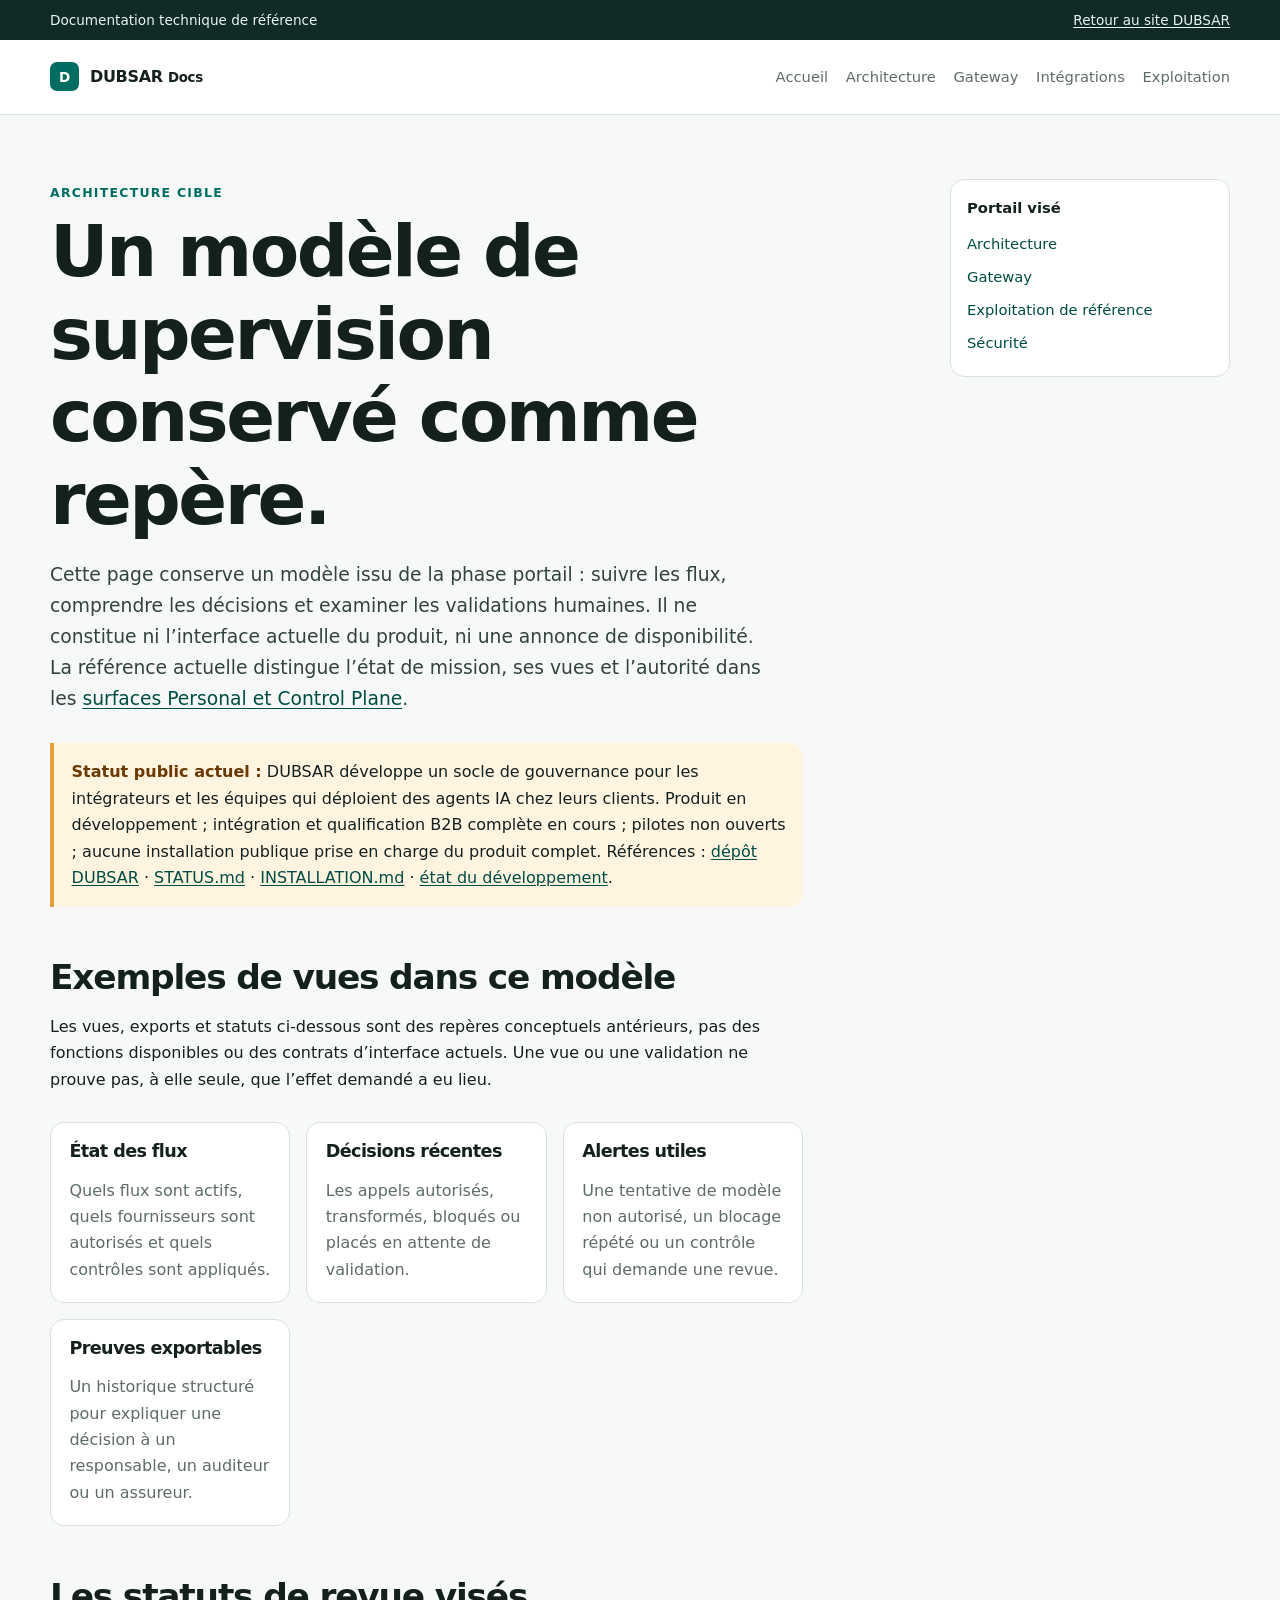
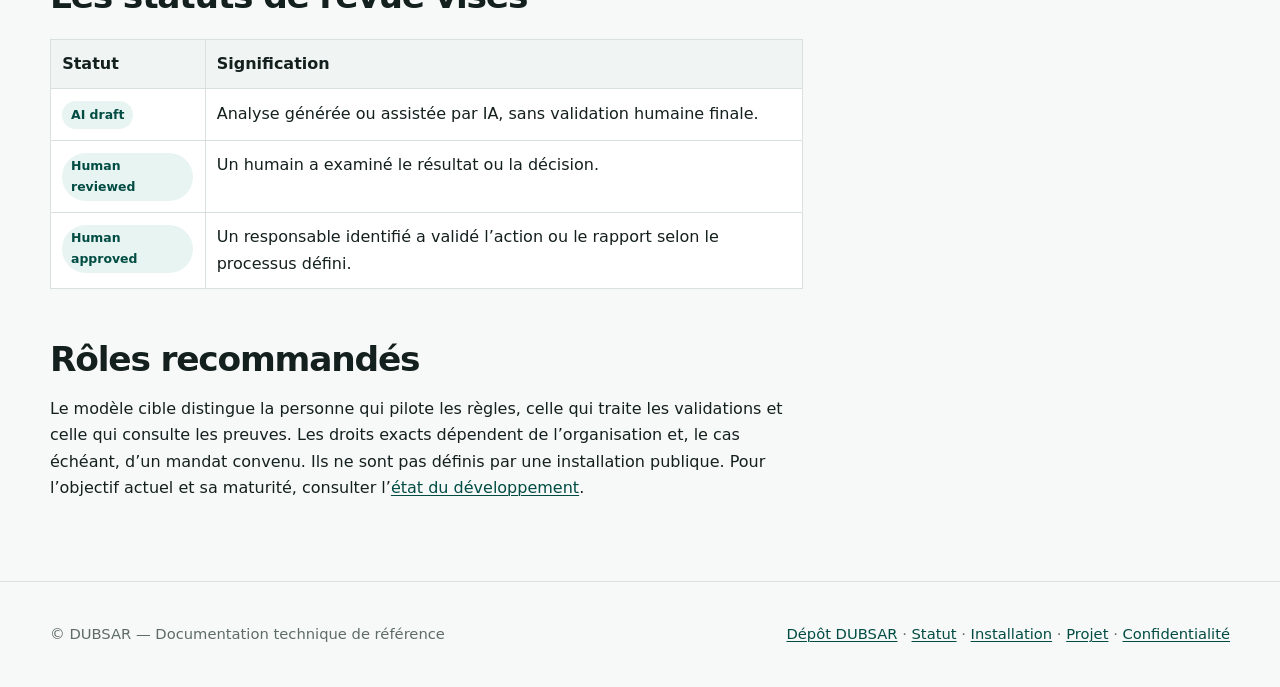
<file: portal.html>
<!doctype html>
<html lang="fr">
  <head>
    <meta charset="utf-8" />
    <meta name="viewport" content="width=device-width, initial-scale=1" />
    <meta name="description" content="Ancien modèle de portail DUBSAR conservé comme référence de supervision. Ce n’est pas l’interface actuelle ni une annonce de disponibilité." />
    <title>Portail — DUBSAR Docs</title>
    <link rel="stylesheet" href="assets/style.css" />
  </head>
  <body data-page="portal">
    <div class="topbar"><div class="shell"><span>Documentation technique de référence</span><a href="https://dubsar.ai/fr/">Retour au site DUBSAR</a></div></div>
    <header><div class="shell header-inner"><a class="brand" href="index.html"><span class="brand-mark">D</span><span>DUBSAR <small>Docs</small></span></a><nav aria-label="Documentation"><a data-page-link="home" href="index.html">Accueil</a><a data-page-link="architecture" href="architecture.html">Architecture</a><a data-page-link="gateway" href="gateway.html">Gateway</a><a data-page-link="integrations" href="integrations.html">Intégrations</a><a data-page-link="operations" href="operations.html">Exploitation</a></nav></div></header>
    <main class="shell grid"><article class="content">
      <span class="eyebrow">Architecture cible</span>
      <h1>Un modèle de supervision conservé comme repère.</h1>
      <p class="lead">Cette page conserve un modèle issu de la phase portail : suivre les flux, comprendre les décisions et examiner les validations humaines. Il ne constitue ni l’interface actuelle du produit, ni une annonce de disponibilité. La référence actuelle distingue l’état de mission, ses vues et l’autorité dans les <a href="https://github.com/kotnisofiane-bit/DUBSAR/blob/main/PRODUCT_SURFACES.md">surfaces Personal et Control Plane</a>.</p>
      <div class="notice" role="status"><strong>Statut public actuel :</strong> DUBSAR développe un socle de gouvernance pour les intégrateurs et les équipes qui déploient des agents IA chez leurs clients. Produit en développement ; intégration et qualification B2B complète en cours ; pilotes non ouverts ; aucune installation publique prise en charge du produit complet. Références : <a href="https://github.com/kotnisofiane-bit/DUBSAR">dépôt DUBSAR</a> · <a href="https://github.com/kotnisofiane-bit/DUBSAR/blob/main/STATUS.md">STATUS.md</a> · <a href="https://github.com/kotnisofiane-bit/DUBSAR/blob/main/INSTALLATION.md">INSTALLATION.md</a> · <a href="https://dubsar.ai/fr/#maturite">état du développement</a>.</div>
      <h2>Exemples de vues dans ce modèle</h2>
      <p>Les vues, exports et statuts ci-dessous sont des repères conceptuels antérieurs, pas des fonctions disponibles ou des contrats d’interface actuels. Une vue ou une validation ne prouve pas, à elle seule, que l’effet demandé a eu lieu.</p>
      <div class="cards"><div class="card"><h3>État des flux</h3><p>Quels flux sont actifs, quels fournisseurs sont autorisés et quels contrôles sont appliqués.</p></div><div class="card"><h3>Décisions récentes</h3><p>Les appels autorisés, transformés, bloqués ou placés en attente de validation.</p></div><div class="card"><h3>Alertes utiles</h3><p>Une tentative de modèle non autorisé, un blocage répété ou un contrôle qui demande une revue.</p></div><div class="card"><h3>Preuves exportables</h3><p>Un historique structuré pour expliquer une décision à un responsable, un auditeur ou un assureur.</p></div></div>
      <h2>Les statuts de revue visés</h2>
      <table><thead><tr><th>Statut</th><th>Signification</th></tr></thead><tbody><tr><td><span class="status">AI draft</span></td><td>Analyse générée ou assistée par IA, sans validation humaine finale.</td></tr><tr><td><span class="status">Human reviewed</span></td><td>Un humain a examiné le résultat ou la décision.</td></tr><tr><td><span class="status">Human approved</span></td><td>Un responsable identifié a validé l’action ou le rapport selon le processus défini.</td></tr></tbody></table>
      <h2>Rôles recommandés</h2>
      <p>Le modèle cible distingue la personne qui pilote les règles, celle qui traite les validations et celle qui consulte les preuves. Les droits exacts dépendent de l’organisation et, le cas échéant, d’un mandat convenu. Ils ne sont pas définis par une installation publique. Pour l’objectif actuel et sa maturité, consulter l’<a href="https://dubsar.ai/fr/#maturite">état du développement</a>.</p>
    </article><aside class="sidebar"><b>Portail visé</b><a href="architecture.html">Architecture</a><a href="gateway.html">Gateway</a><a href="operations.html">Exploitation de référence</a><a href="securite.html">Sécurité</a></aside></main>
    <footer><div class="shell"><span>© DUBSAR — Documentation technique de référence</span><span><a href="https://github.com/kotnisofiane-bit/DUBSAR">Dépôt DUBSAR</a> · <a href="https://github.com/kotnisofiane-bit/DUBSAR/blob/main/STATUS.md">Statut</a> · <a href="https://github.com/kotnisofiane-bit/DUBSAR/blob/main/INSTALLATION.md">Installation</a> · <a href="https://dubsar.ai/fr/">Projet</a> · <a href="https://dubsar.ai/fr/privacy/">Confidentialité</a></span></div></footer>
    <script src="assets/site.js"></script>
  </body>
</html>
</file>
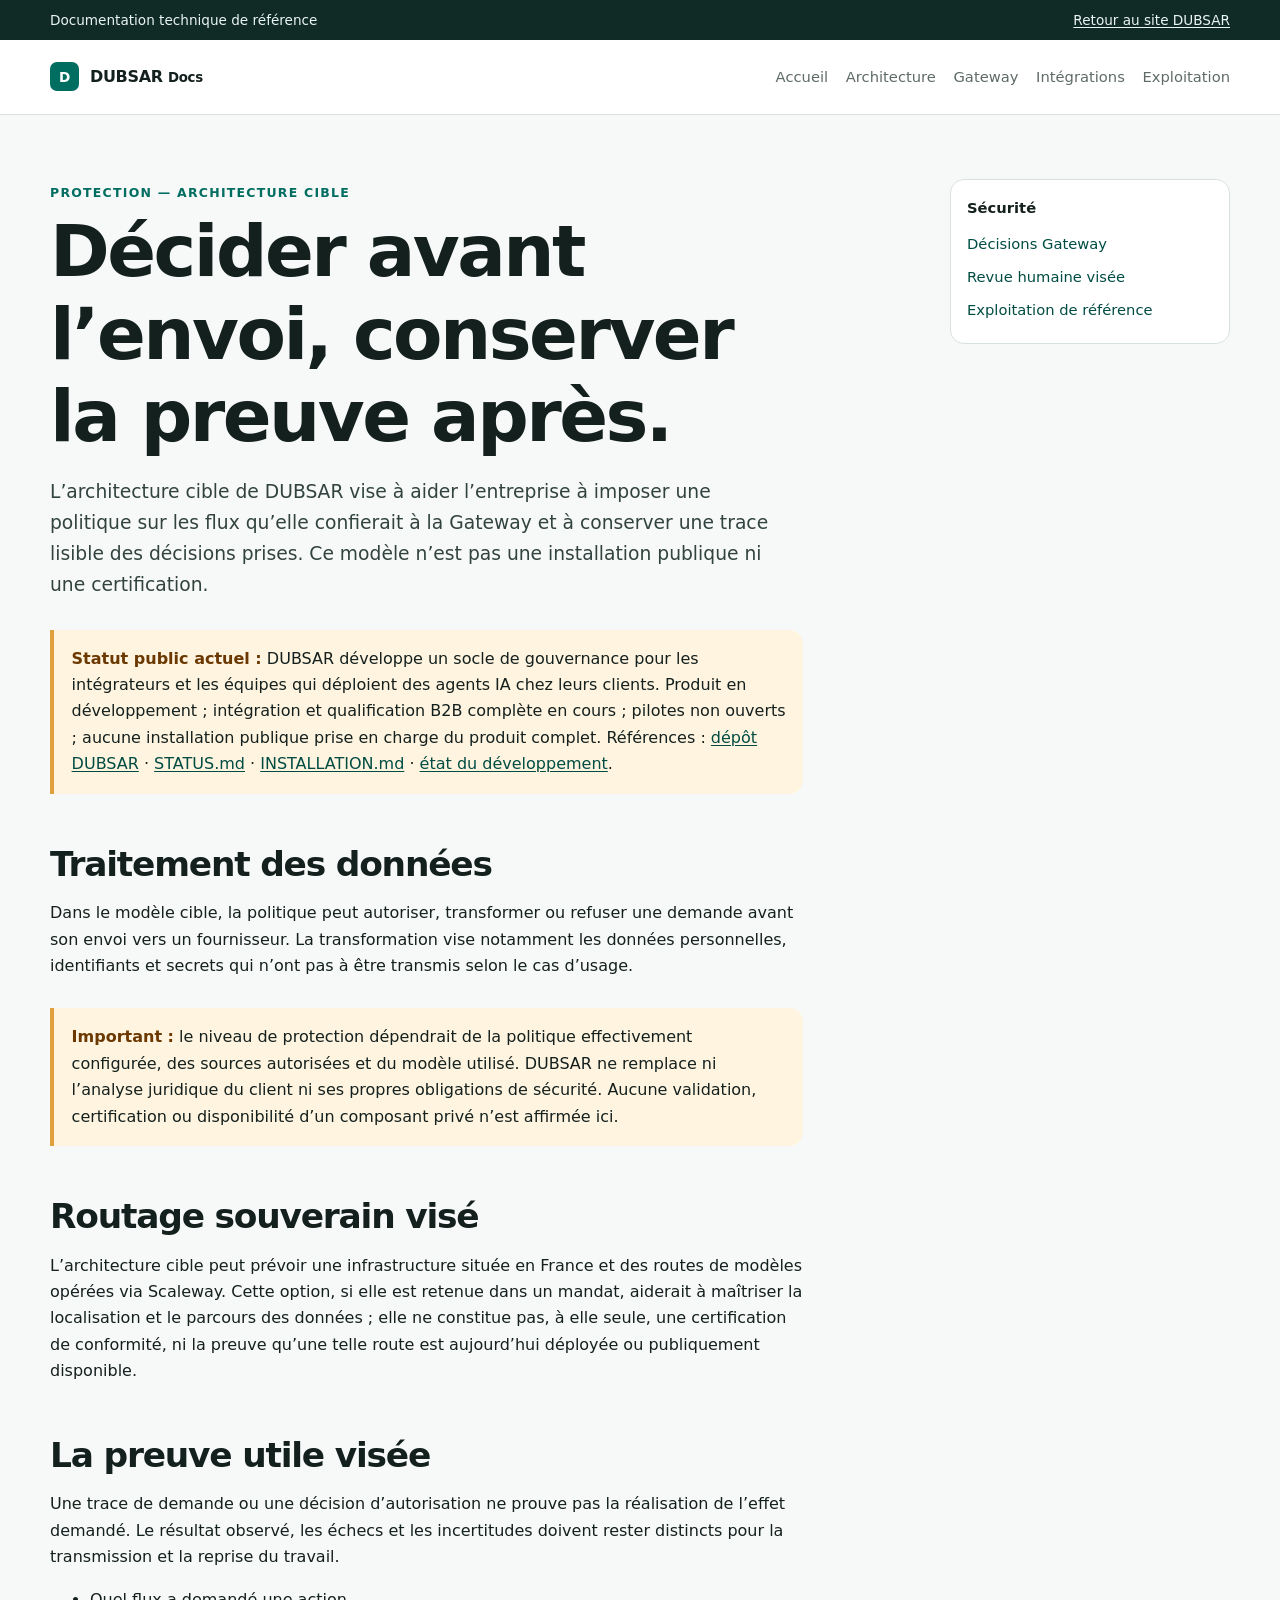
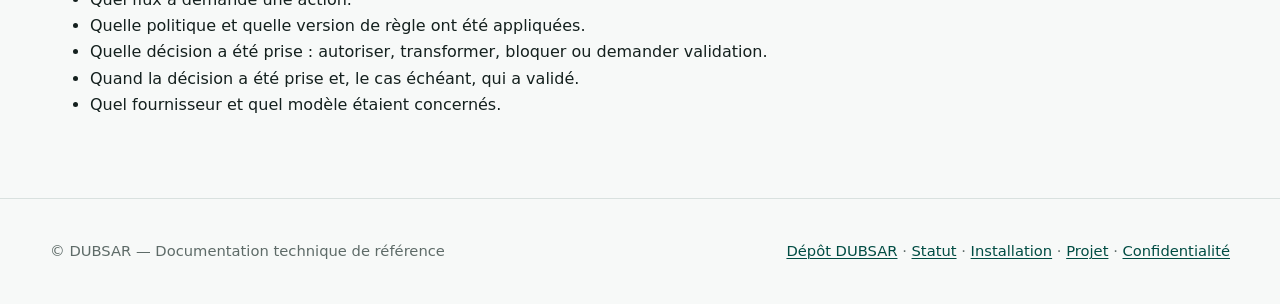
<file: securite.html>
<!doctype html>
<html lang="fr">
  <head>
    <meta charset="utf-8" />
    <meta name="viewport" content="width=device-width, initial-scale=1" />
    <meta name="description" content="Protection des données et traçabilité visées dans l’architecture DUBSAR. Pas une certification ni une installation publique." />
    <title>Sécurité et données — DUBSAR Docs</title>
    <link rel="stylesheet" href="assets/style.css" />
  </head>
  <body data-page="securite">
    <div class="topbar"><div class="shell"><span>Documentation technique de référence</span><a href="https://dubsar.ai/fr/">Retour au site DUBSAR</a></div></div>
    <header><div class="shell header-inner"><a class="brand" href="index.html"><span class="brand-mark">D</span><span>DUBSAR <small>Docs</small></span></a><nav aria-label="Documentation"><a data-page-link="home" href="index.html">Accueil</a><a data-page-link="architecture" href="architecture.html">Architecture</a><a data-page-link="gateway" href="gateway.html">Gateway</a><a data-page-link="integrations" href="integrations.html">Intégrations</a><a data-page-link="operations" href="operations.html">Exploitation</a></nav></div></header>
    <main class="shell grid"><article class="content">
      <span class="eyebrow">Protection — architecture cible</span>
      <h1>Décider avant l’envoi, conserver la preuve après.</h1>
      <p class="lead">L’architecture cible de DUBSAR vise à aider l’entreprise à imposer une politique sur les flux qu’elle confierait à la Gateway et à conserver une trace lisible des décisions prises. Ce modèle n’est pas une installation publique ni une certification.</p>
      <div class="notice" role="status"><strong>Statut public actuel :</strong> DUBSAR développe un socle de gouvernance pour les intégrateurs et les équipes qui déploient des agents IA chez leurs clients. Produit en développement ; intégration et qualification B2B complète en cours ; pilotes non ouverts ; aucune installation publique prise en charge du produit complet. Références : <a href="https://github.com/kotnisofiane-bit/DUBSAR">dépôt DUBSAR</a> · <a href="https://github.com/kotnisofiane-bit/DUBSAR/blob/main/STATUS.md">STATUS.md</a> · <a href="https://github.com/kotnisofiane-bit/DUBSAR/blob/main/INSTALLATION.md">INSTALLATION.md</a> · <a href="https://dubsar.ai/fr/#maturite">état du développement</a>.</div>
      <h2>Traitement des données</h2>
      <p>Dans le modèle cible, la politique peut autoriser, transformer ou refuser une demande avant son envoi vers un fournisseur. La transformation vise notamment les données personnelles, identifiants et secrets qui n’ont pas à être transmis selon le cas d’usage.</p>
      <div class="notice"><strong>Important :</strong> le niveau de protection dépendrait de la politique effectivement configurée, des sources autorisées et du modèle utilisé. DUBSAR ne remplace ni l’analyse juridique du client ni ses propres obligations de sécurité. Aucune validation, certification ou disponibilité d’un composant privé n’est affirmée ici.</div>
      <h2>Routage souverain visé</h2>
      <p>L’architecture cible peut prévoir une infrastructure située en France et des routes de modèles opérées via Scaleway. Cette option, si elle est retenue dans un mandat, aiderait à maîtriser la localisation et le parcours des données ; elle ne constitue pas, à elle seule, une certification de conformité, ni la preuve qu’une telle route est aujourd’hui déployée ou publiquement disponible.</p>
      <h2>La preuve utile visée</h2>
      <p>Une trace de demande ou une décision d’autorisation ne prouve pas la réalisation de l’effet demandé. Le résultat observé, les échecs et les incertitudes doivent rester distincts pour la transmission et la reprise du travail.</p>
      <ul><li>Quel flux a demandé une action.</li><li>Quelle politique et quelle version de règle ont été appliquées.</li><li>Quelle décision a été prise : autoriser, transformer, bloquer ou demander validation.</li><li>Quand la décision a été prise et, le cas échéant, qui a validé.</li><li>Quel fournisseur et quel modèle étaient concernés.</li></ul>
    </article><aside class="sidebar"><b>Sécurité</b><a href="gateway.html">Décisions Gateway</a><a href="portal.html">Revue humaine visée</a><a href="operations.html">Exploitation de référence</a></aside></main>
    <footer><div class="shell"><span>© DUBSAR — Documentation technique de référence</span><span><a href="https://github.com/kotnisofiane-bit/DUBSAR">Dépôt DUBSAR</a> · <a href="https://github.com/kotnisofiane-bit/DUBSAR/blob/main/STATUS.md">Statut</a> · <a href="https://github.com/kotnisofiane-bit/DUBSAR/blob/main/INSTALLATION.md">Installation</a> · <a href="https://dubsar.ai/fr/">Projet</a> · <a href="https://dubsar.ai/fr/privacy/">Confidentialité</a></span></div></footer>
    <script src="assets/site.js"></script>
  </body>
</html>
</file>
<file: assets/style.css>
:root {
  --ink: #14201e;
  --muted: #5e6b68;
  --line: #d9e1df;
  --ground: #f7f9f8;
  --paper: #ffffff;
  --teal: #006d61;
  --teal-dark: #004c43;
  --teal-soft: #e8f4f1;
  --amber: #8a4a00;
  --amber-soft: #fff4df;
  --radius: 14px;
  --measure: 74ch;
  font-family: Inter, ui-sans-serif, system-ui, -apple-system, BlinkMacSystemFont, "Segoe UI", sans-serif;
  color: var(--ink);
  background: var(--ground);
}

* { box-sizing: border-box; }
html { scroll-behavior: smooth; }
body { margin: 0; line-height: 1.65; }
a { color: var(--teal-dark); text-decoration-thickness: .08em; text-underline-offset: .15em; }
a:hover { color: var(--teal); }

.shell { width: min(1180px, calc(100% - 2rem)); margin-inline: auto; }
.topbar { background: #102a26; color: #e9f5f2; }
.topbar .shell { display: flex; justify-content: space-between; gap: 1rem; padding: .55rem 0; font-size: .85rem; }
.topbar a { color: #e9f5f2; }
header { background: var(--paper); border-bottom: 1px solid var(--line); position: sticky; top: 0; z-index: 5; }
.header-inner { display: flex; justify-content: space-between; align-items: center; gap: 2rem; min-height: 4.6rem; }
.brand { display: inline-flex; gap: .7rem; align-items: center; font-weight: 800; letter-spacing: -.02em; color: var(--ink); text-decoration: none; }
.brand-mark { width: 1.8rem; height: 1.8rem; display: grid; place-items: center; border-radius: 7px; background: var(--teal); color: white; font-size: .85rem; }
nav { display: flex; flex-wrap: wrap; gap: 1.1rem; font-size: .92rem; }
nav a { color: var(--muted); text-decoration: none; }
nav a[aria-current="page"] { color: var(--teal-dark); font-weight: 750; }

main { padding: clamp(2.8rem, 5vw, 5.5rem) 0; }
.grid { display: grid; grid-template-columns: minmax(0, 1fr) 280px; gap: clamp(2rem, 5vw, 5rem); }
.content { max-width: var(--measure); }
.eyebrow { color: var(--teal); text-transform: uppercase; font-size: .78rem; font-weight: 800; letter-spacing: .1em; }
h1, h2, h3 { line-height: 1.15; letter-spacing: -.035em; }
h1 { font-size: clamp(2.35rem, 6vw, 4.5rem); max-width: 15ch; margin: .3rem 0 1.2rem; }
h2 { font-size: clamp(1.5rem, 3vw, 2.15rem); margin: 3.2rem 0 1rem; }
h3 { font-size: 1.1rem; margin: 1.5rem 0 .45rem; }
p { max-width: var(--measure); }
.lead { font-size: 1.17rem; color: #32433f; max-width: 61ch; }
.hero { padding: clamp(2.3rem, 6vw, 5rem); border-radius: calc(var(--radius) + 8px); background: linear-gradient(125deg, #eef8f5, #fff 62%); border: 1px solid #cbe4dd; }
.hero h1 { max-width: 16ch; }
.actions { display: flex; flex-wrap: wrap; gap: .8rem; margin-top: 1.8rem; }
.button { display: inline-block; padding: .75rem 1rem; border-radius: 9px; background: var(--teal); color: white; font-weight: 750; text-decoration: none; }
.button:hover { color: white; background: var(--teal-dark); }
.button.secondary { color: var(--teal-dark); background: var(--paper); border: 1px solid #b8cfca; }
.notice { margin: 1.8rem 0; padding: 1rem 1.1rem; border-left: 4px solid #e0a03d; background: var(--amber-soft); border-radius: 0 var(--radius) var(--radius) 0; }
.notice strong { color: #6a3800; }
.cards { display: grid; grid-template-columns: repeat(auto-fit, minmax(220px, 1fr)); gap: 1rem; margin: 1.8rem 0; }
.card { padding: 1.15rem; border: 1px solid var(--line); background: var(--paper); border-radius: var(--radius); }
.card h3 { margin-top: 0; }
.card p { color: var(--muted); margin-bottom: 0; }
.diagram { margin: 1.8rem 0; padding: 1.2rem; border-radius: var(--radius); background: #102a26; color: #e4f3ef; overflow-x: auto; font: .9rem/1.65 ui-monospace, SFMono-Regular, Consolas, monospace; }
.steps { counter-reset: step; padding: 0; list-style: none; }
.steps li { position: relative; padding: 0 0 1.2rem 3.25rem; }
.steps li::before { counter-increment: step; content: counter(step); position: absolute; left: 0; top: .1rem; display: grid; place-items: center; width: 2rem; height: 2rem; border-radius: 50%; background: var(--teal-soft); color: var(--teal-dark); font-weight: 800; }
.sidebar { position: sticky; top: 6.2rem; align-self: start; padding: 1rem; background: var(--paper); border: 1px solid var(--line); border-radius: var(--radius); font-size: .92rem; }
.sidebar b { display: block; margin-bottom: .45rem; }
.sidebar a { display: block; padding: .28rem 0; text-decoration: none; }
.status { display: inline-flex; align-items: center; border-radius: 999px; padding: .22rem .55rem; background: var(--teal-soft); color: var(--teal-dark); font-size: .78rem; font-weight: 800; }
table { border-collapse: collapse; width: 100%; margin: 1.4rem 0; background: var(--paper); }
th, td { border: 1px solid var(--line); padding: .7rem; vertical-align: top; text-align: left; }
th { background: #f0f5f3; }
code { padding: .15rem .3rem; border-radius: 4px; background: #eaf0ee; font-size: .9em; }
footer { border-top: 1px solid var(--line); padding: 2.5rem 0; color: var(--muted); font-size: .92rem; }
footer .shell { display: flex; justify-content: space-between; flex-wrap: wrap; gap: 1rem; }

@media (max-width: 760px) {
  .topbar .shell, .header-inner { align-items: flex-start; flex-direction: column; padding-block: .8rem; gap: .7rem; }
  .grid { grid-template-columns: 1fr; }
  .sidebar { display: none; }
  h1 { font-size: clamp(2.2rem, 12vw, 3.4rem); }
}
</file>
